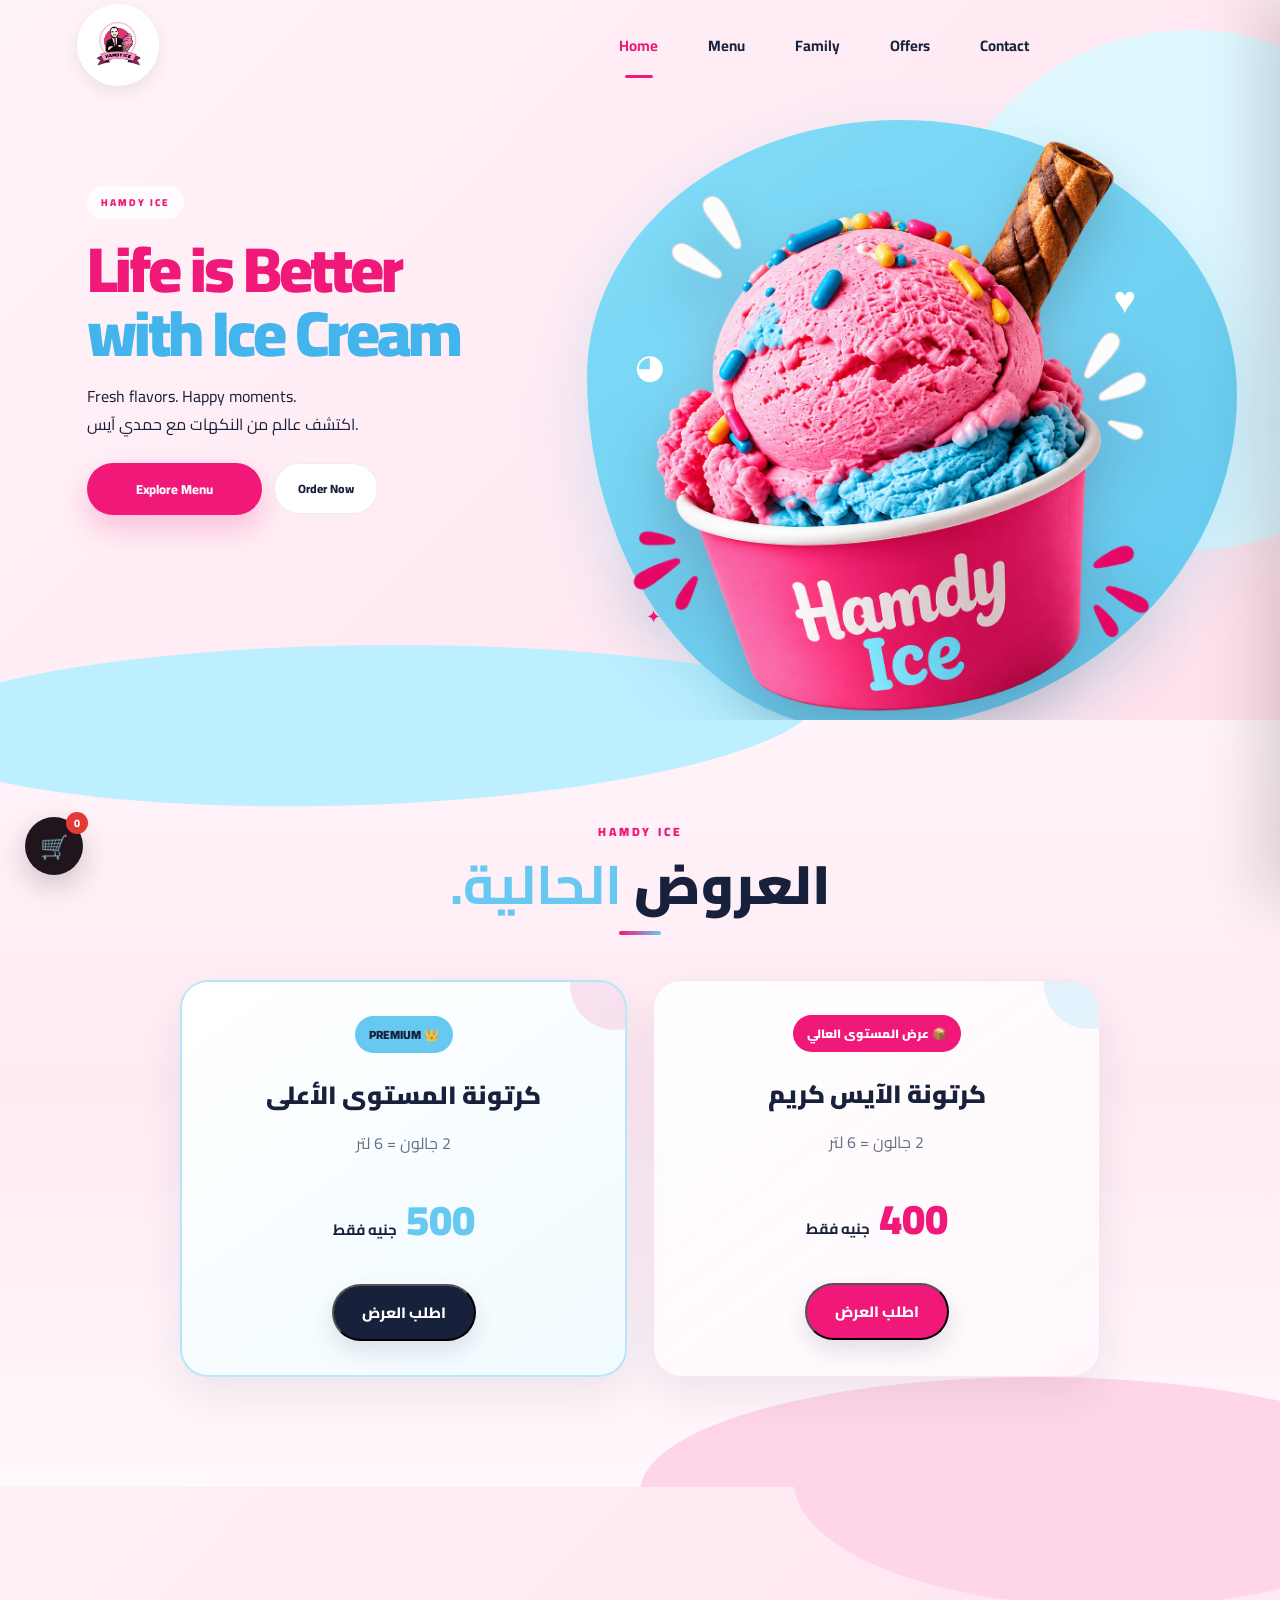
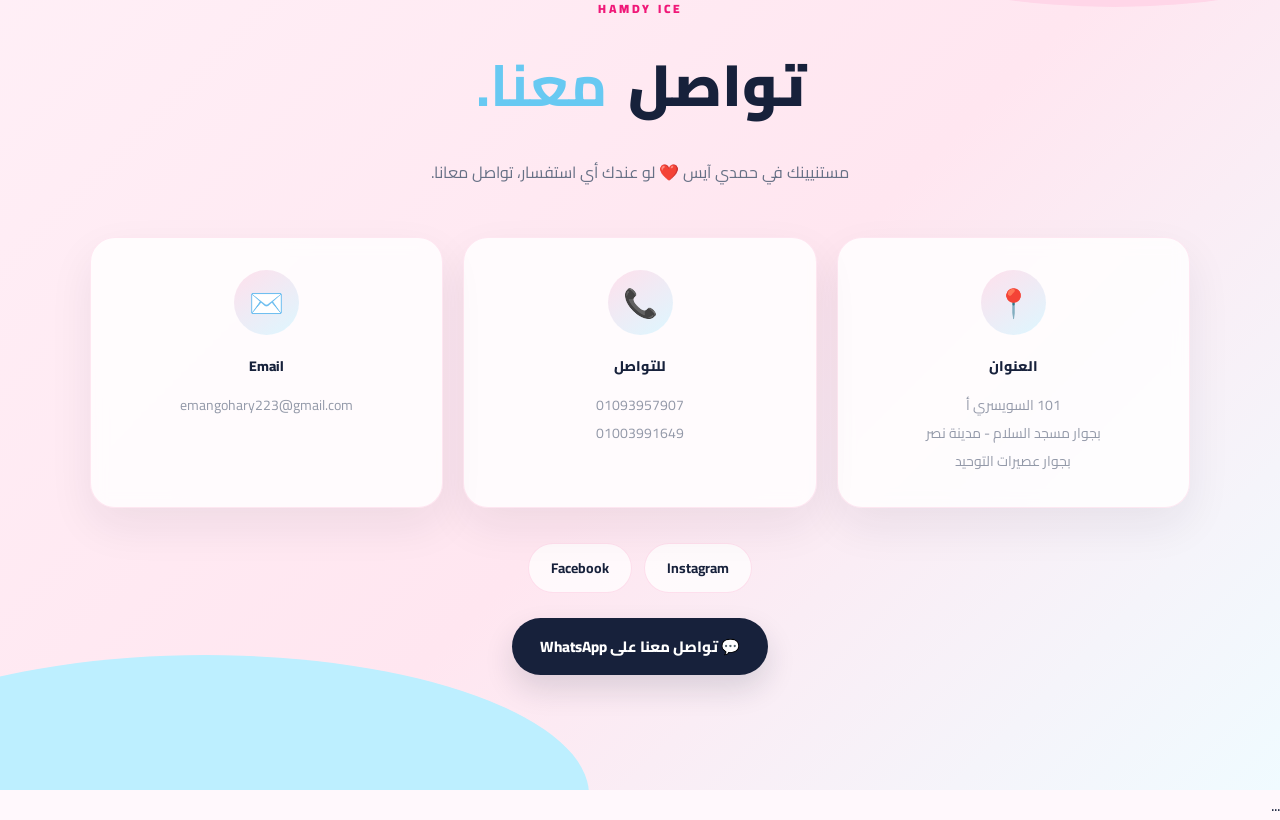
<file: index.html>
<!DOCTYPE html>
<html lang="ar" dir="rtl">

<head>

    <meta charset="UTF-8">

    <meta name="viewport" content="width=device-width, initial-scale=1.0">

<title>Hamdy Ice | آيس كريم حمدي - طعم الأصالة وجودة بتتدوقها</title> 
    <link rel="preconnect" href="https://fonts.googleapis.com">

    <link rel="preconnect" href="https://fonts.gstatic.com" crossorigin>

    <link
        href="https://fonts.googleapis.com/css2?family=Cairo:wght@400;500;600;700;800;900&family=Pacifico&display=swap"
        rel="stylesheet"
    >
<link rel="stylesheet" href="style.css">

</head>


<body>

<header class="navbar">

    <!-- LOGO -->
    <a href="#home" class="logo">
        <img src="images/logo.png" alt="Hamdy Ice Logo">
    </a>

    <!-- NAVIGATION -->
    <nav class="nav-links">

        <a href="#home" class="nav-link active">
            Home
        </a>

        <a href="./pages/menu.html" class="nav-link">
            Menu
        </a>

        <a href="./pages/family.html" class="nav-link">
            Family
        </a>

        <a href="#offers" class="nav-link">
            Offers
        </a>

        <a href="#contact" class="nav-link">
            Contact
        </a>

    </nav>

   

</header>


<!-- =========================
     HERO
========================= -->

<section class="hero" id="home">

    <!-- TEXT -->
    <div class="hero-content">

        <span class="hero-tag">
            HAMDY ICE
        </span>

        <h1>
            Life is Better
            <br>
            <span>with Ice Cream</span>
        </h1>

        <p>
            Fresh flavors. Happy moments.
            <br>
            اكتشف عالم من النكهات مع حمدي آيس.
        </p>

        <div class="hero-buttons">

            <a href="./pages/menu.html" class="btn-primary">
                Explore Menu
            </a>

            <a href="./pages/family.html" class="btn-secondary">
                Order Now
            </a>

        </div>

    </div>


    <!-- ICE CREAM VISUAL -->
    <div class="hero-visual">

        <!-- BLUE SHAPE -->
        <div class="hero-blue-shape"></div>

        <!-- ICE CREAM -->
        <div class="hero-product">

            <img
                src="images/hero/ice-cream.png"
                alt="Hamdy Ice Cream"
            >

        </div>

        <!-- DECORATIONS -->
        <span class="hero-spark spark-1">◕</span>
        <span class="hero-spark spark-2">♥</span>
        <span class="hero-spark spark-3">✦</span>

    </div>

</section>

<!-- =========================
     OFFERS
========================= -->

<section class="offers" id="offers">

    <div class="offers-content">

        <span class="section-tag">
            HAMDY ICE
        </span>

        <h2>
            العروض
            <strong>الحالية.</strong>
        </h2>

        <div class="offers-grid">

            <div class="offer-card">
                <span class="offer-badge">📦 عرض المستوى العالي</span>

                <h3>
                    كرتونة الآيس كريم
                </h3>

                <p>
                    2 جالون = 6 لتر
                </p>

                <div class="offer-price">
                    400 <small>جنيه فقط</small>
                </div>

                <button class="offer-btn" data-offer-type="basic" data-offer-price="400">
    اطلب العرض
</button>
            </div>


            <div class="offer-card premium-offer">
                <span class="offer-badge">👑 PREMIUM</span>

                <h3>
                    كرتونة المستوى الأعلى
                </h3>

                <p>
                    2 جالون = 6 لتر
                </p>

                <div class="offer-price">
                    500 <small>جنيه فقط</small>
                </div>

                <button class="offer-btn" data-offer-type="premium" data-offer-price="500">
    اطلب العرض
</button>
            </div>

        </div>

    </div>

</section>
<!-- =========================
     CONTACT
========================= -->

<section class="contact" id="contact">

    <div class="contact-content">

        <span class="section-tag">
            HAMDY ICE
        </span>

        <h2>
            تواصل
            <strong>معنا.</strong>
        </h2>

        <p class="contact-intro">
            مستنيينك في حمدي آيس ❤️
            لو عندك أي استفسار، تواصل معانا.
        </p>


        <div class="contact-grid">


            <!-- ADDRESS -->

            <div class="contact-card">

                <div class="contact-icon">
                    📍
                </div>

                <span>
                    العنوان
                </span>

                <p>
                    101 السويسري أ
                    <br>
                    بجوار مسجد السلام - مدينة نصر
                    <br>
                    بجوار عصيرات التوحيد
                </p>

            </div>


            <!-- PHONE -->

            <div class="contact-card">

                <div class="contact-icon">
                    📞
                </div>

                <span>
                    للتواصل
                </span>

                <p>
                    <a href="tel:01093957907">
                        01093957907
                    </a>

                    <br>

                    <a href="tel:01003991649">
                        01003991649
                    </a>
                </p>

            </div>


            <!-- EMAIL -->

            <div class="contact-card">

                <div class="contact-icon">
                    ✉️
                </div>

                <span>
                    Email
                </span>

                <p>
                    <a href="mailto:emangohary223@gmail.com">
                        emangohary223@gmail.com
                    </a>
                </p>

            </div>


        </div>


        <!-- SOCIAL -->

        <div class="contact-social">

            <a
                href="https://www.instagram.com/h.i.c_eg"
                target="_blank"
                rel="noopener noreferrer">

                Instagram
            </a>

            <a
                href="https://www.facebook.com/profile.php?id=100076373982253"
                target="_blank"
                rel="noopener noreferrer">

                Facebook
            </a>

        </div>


        <!-- WHATSAPP -->

        <a
            href="https://wa.me/201093957907"
            target="_blank"
            rel="noopener noreferrer"
            class="contact-whatsapp">

            💬 تواصل معنا على WhatsApp

        </a>

    </div>

</section>
<!-- =========================
     OFFER FLAVOR MODAL
========================= -->

<div class="flavor-modal" id="offerFlavorModal">

    <div class="flavor-modal-content">

        <button
            class="close-flavor-modal"
            id="closeOfferFlavorModal"
            type="button">
            ×
        </button>

        <span class="modal-label">
            HAMDY ICE
        </span>

        <h2>
            اختار نكهتك
        </h2>

        <p id="offerFlavorDescription">
            اختار النكهة المفضلة للعرض
        </p>

        <div
            class="flavor-selection"
            id="offerFlavorSelection">
        </div>

    </div>

</div>


<!-- =========================
     OFFER CART
========================= -->

<div
    class="cart-overlay"
    id="offerCartOverlay">
</div>

<aside
    class="cart-panel"
    id="offerCartPanel">

    <div class="cart-header">

        <div>

            <span class="cart-kicker">
                YOUR ORDER
            </span>

            <h2>
                🛒 سلة الطلب
            </h2>

        </div>

        <button
            type="button"
            class="cart-close-btn"
            id="offerCartCloseBtn">
            ×
        </button>

    </div>


    <div
        class="cart-items"
        id="offerCartItems">

        <div class="cart-empty">

            <div class="cart-empty-icon">
                🛒
            </div>

            <h3>
                السلة فارغة
            </h3>

            <p>
                اختار العرض والنكهة لإضافة طلبك هنا.
            </p>

        </div>

    </div>


    <div class="cart-footer">

        <div class="cart-customer-info">

            <div class="cart-form-group">

                <label for="offerCustomerName">
                    الاسم
                </label>

                <input
                    type="text"
                    id="offerCustomerName"
                    placeholder="اكتب اسمك">

            </div>


            <div class="cart-form-group">

                <label for="offerCustomerPhone">
                    رقم الموبايل
                </label>

                <input
                    type="tel"
                    id="offerCustomerPhone"
                    placeholder="01xxxxxxxxx">

            </div>


            <div class="cart-form-group">

                <label for="offerCustomerAddress">
                    العنوان
                </label>

                <textarea
                    id="offerCustomerAddress"
                    rows="3"
                    placeholder="اكتب عنوان التوصيل بالتفصيل"></textarea>

            </div>


            <div class="cart-form-group">

                <label for="offerCustomerNotes">
                    ملاحظات
                    <span>(اختياري)</span>
                </label>

                <textarea
                    id="offerCustomerNotes"
                    rows="3"
                    placeholder="أي ملاحظات على الطلب..."></textarea>

            </div>

        </div>


        <button
            type="button"
            class="confirm-customer-btn"
            id="offerConfirmCustomerBtn">

            ✓ تأكيد البيانات

        </button>


        <div
            class="customer-confirmed-message"
            id="offerCustomerConfirmedMessage">

            ✓ تم تأكيد بيانات التوصيل

        </div>


        <div class="cart-total-row">

            <span>
                الإجمالي
            </span>

            <strong id="offerCartTotal">

                0

                <small>
                    EGP
                </small>

            </strong>

        </div>


        <button
            type="button"
            class="whatsapp-order-btn"
            id="offerWhatsappOrderBtn"
            disabled>

            إرسال الطلب عبر WhatsApp

        </button>

    </div>

</aside>


<!-- =========================
     FLOATING CART
========================= -->

<button
    type="button"
    class="floating-cart-btn"
    id="offerFloatingCartBtn">

    🛒

    <span
        class="cart-count"
        id="offerCartCount">
        0
    </span>

</button>
<footer>
    ...
</footer>

<script src="./js/main.js"></script>

</body>
</html>
</file>
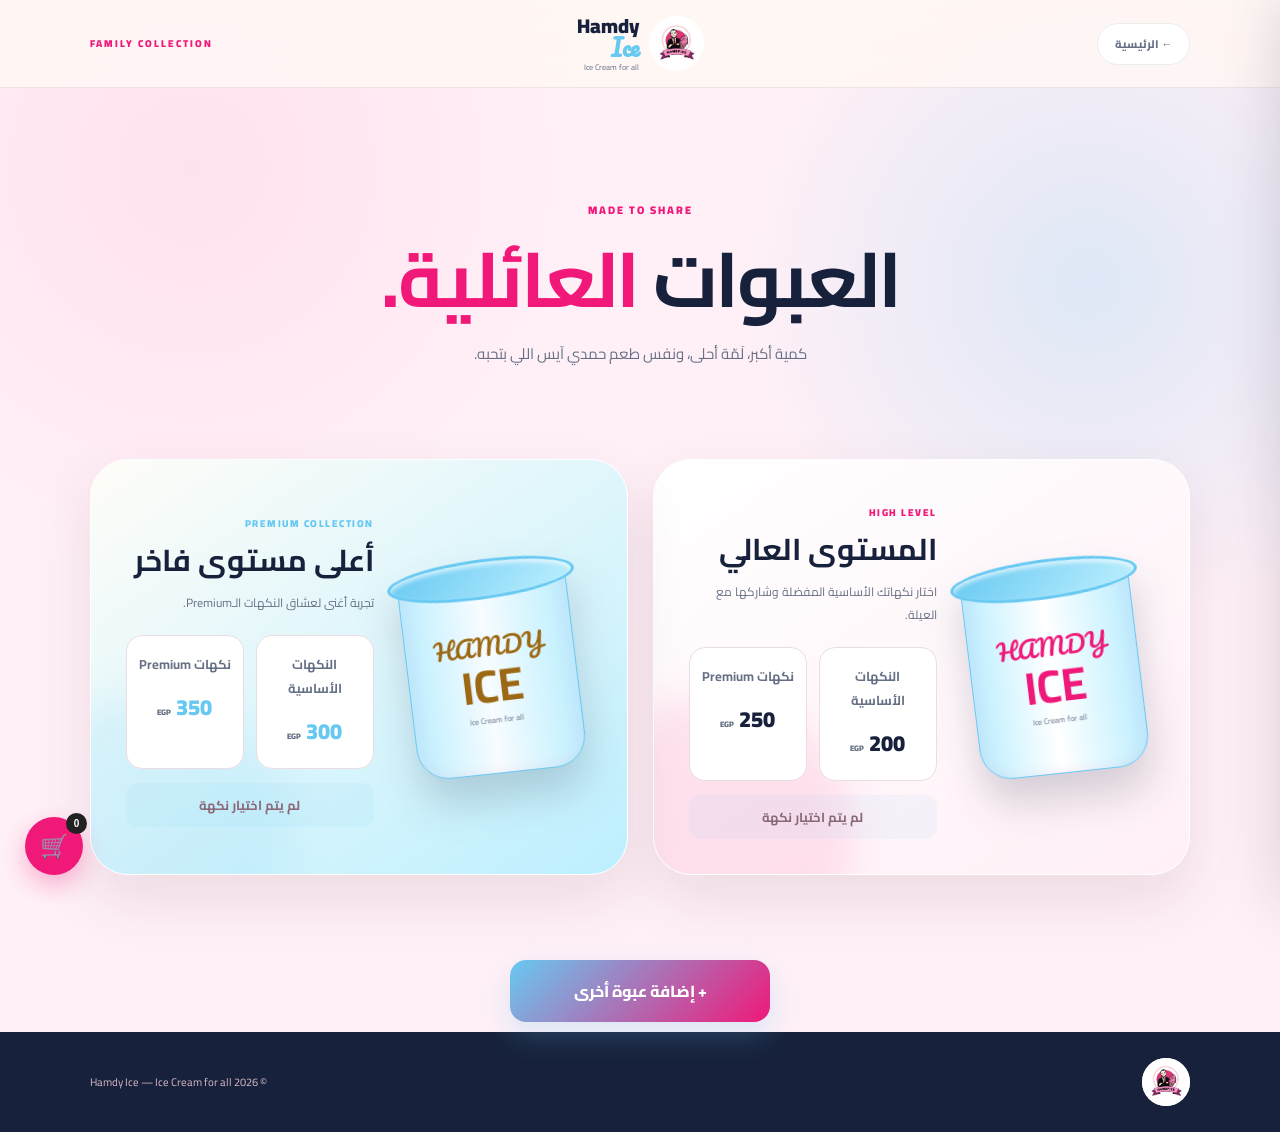
<file: pages/family.html>
<!DOCTYPE html>
<html lang="ar" dir="rtl">

<head>

    <meta charset="UTF-8">

    <meta name="viewport" content="width=device-width, initial-scale=1.0">

    <title>Family Packs | Hamdy Ice</title>


    <!-- Google Fonts -->

    <link rel="preconnect" href="https://fonts.googleapis.com">

    <link rel="preconnect"
        href="https://fonts.gstatic.com"
        crossorigin>

    <link
        href="https://fonts.googleapis.com/css2?family=Cairo:wght@400;500;600;700;800;900&family=Pacifico&display=swap"
        rel="stylesheet">


    <!-- Family CSS -->

    <link rel="stylesheet" href="../family.css">

</head>


<body>


    <!-- ==========================================
         HEADER
    ========================================== -->

    <header class="family-header">

        <a
            href="../index.html"
            class="back-home">

            ← الرئيسية

        </a>


        <a
            href="../index.html"
            class="family-logo">

            <img
                src="../images/logo.png"
                alt="Hamdy Ice">

            <div class="family-logo-text">

                <span>Hamdy</span>

                <strong>Ice</strong>

                <small>
                    Ice Cream for all
                </small>

            </div>

        </a>


        <span class="family-label">
            FAMILY COLLECTION
        </span>

    </header>



    <!-- ==========================================
         MAIN
    ========================================== -->

    <main>


        <!-- ==========================================
             HERO
        ========================================== -->

        <section class="family-hero">

            <span class="section-tag">
                MADE TO SHARE
            </span>


            <h1>

                العبوات

                <strong>
                    العائلية.
                </strong>

            </h1>


            <p>

                كمية أكبر، لَمّة أحلى،
                ونفس طعم حمدي آيس اللي بتحبه.

            </p>

        </section>



        <!-- ==========================================
             FAMILY PACKAGES
        ========================================== -->

        <section class="family-packages">


            <!-- ==========================================
                 HIGH LEVEL
            ========================================== -->

            <article class="family-card">

                <div class="family-visual">

                    <div class="family-tub">

                        <div class="tub-lid"></div>

                        <div class="tub-body">

                            <span>
                                HAMDY
                            </span>

                            <strong>
                                ICE
                            </strong>

                            <small>
                                Ice Cream for all
                            </small>

                        </div>

                    </div>

                </div>


                <div class="family-info">

                    <span class="pack-label">
                        HIGH LEVEL
                    </span>


                    <h2>
                        المستوى العالي
                    </h2>


                    <p>
                        اختار نكهاتك الأساسية المفضلة
                        وشاركها مع العيلة.
                    </p>


                    <div class="pack-prices">

                        <button
                            type="button"
                            class="pack-price-option"
                            data-flavor-type="basic">

                            <span>
                                النكهات الأساسية
                            </span>

                            <strong>
                                200
                                <small>EGP</small>
                            </strong>

                        </button>


                        <button
                            type="button"
                            class="pack-price-option"
                            data-flavor-type="premium">

                            <span>
                                نكهات Premium
                            </span>

                            <strong>
                                250
                                <small>EGP</small>
                            </strong>

                        </button>

                    </div>


                    <div class="selected-flavor">
                        لم يتم اختيار نكهة
                    </div>

                </div>

            </article>



            <!-- ==========================================
                 PREMIUM COLLECTION
            ========================================== -->

            <article class="family-card premium">

                <div class="family-visual">

                    <div class="family-tub">

                        <div class="tub-lid"></div>

                        <div class="tub-body">

                            <span>
                                HAMDY
                            </span>

                            <strong>
                                ICE
                            </strong>

                            <small>
                                Ice Cream for all
                            </small>

                        </div>

                    </div>

                </div>


                <div class="family-info">

                    <span class="pack-label">
                        PREMIUM COLLECTION
                    </span>


                    <h2>
                        أعلى مستوى فاخر
                    </h2>


                    <p>
                        تجربة أغنى لعشاق النكهات
                        الـPremium.
                    </p>


                    <div class="pack-prices">

                        <button
                            type="button"
                            class="pack-price-option"
                            data-flavor-type="basic">

                            <span>
                                النكهات الأساسية
                            </span>

                            <strong>
                                300
                                <small>EGP</small>
                            </strong>

                        </button>


                        <button
                            type="button"
                            class="pack-price-option"
                            data-flavor-type="premium">

                            <span>
                                نكهات Premium
                            </span>

                            <strong>
                                350
                                <small>EGP</small>
                            </strong>

                        </button>

                    </div>


                    <div class="selected-flavor">
                        لم يتم اختيار نكهة
                    </div>

                </div>

            </article>


        </section>


        <!-- ==========================================
             ADD FAMILY PACK
        ========================================== -->

        <div class="add-family-pack-wrapper">

            <button
                class="add-family-pack-btn"
                type="button">

                + إضافة عبوة أخرى

            </button>

        </div>


    </main>



    <!-- ==========================================
         PACK TYPE MODAL
    ========================================== -->

    <div
        class="pack-type-modal"
        id="packTypeModal">

        <div class="pack-type-modal-content">


            <button
                class="close-pack-type"
                id="closePackType"
                type="button">

                ×

            </button>


            <span class="modal-label">
                HAMDY ICE
            </span>


            <h2>
                اختار نوع العبوة
            </h2>


            <p>
                اختار نوع العبوة والنكهات المتاحة لها
            </p>


            <div class="pack-type-options">


                <!-- HIGH LEVEL BASIC -->

                <button
                    type="button"
                    class="pack-type-option"
                    data-pack-type="high-basic">

                    <strong>
                        HIGH LEVEL
                    </strong>

                    <span>
                        النكهات الأساسية
                    </span>

                    <b>
                        200 EGP
                    </b>

                </button>


                <!-- HIGH LEVEL PREMIUM -->

                <button
                    type="button"
                    class="pack-type-option"
                    data-pack-type="high-premium">

                    <strong>
                        HIGH LEVEL
                    </strong>

                    <span>
                        نكهات Premium
                    </span>

                    <b>
                        250 EGP
                    </b>

                </button>


                <!-- PREMIUM COLLECTION BASIC -->

                <button
                    type="button"
                    class="pack-type-option"
                    data-pack-type="premium-basic">

                    <strong>
                        PREMIUM COLLECTION
                    </strong>

                    <span>
                        النكهات الأساسية
                    </span>

                    <b>
                        300 EGP
                    </b>

                </button>


                <!-- PREMIUM COLLECTION PREMIUM -->

                <button
                    type="button"
                    class="pack-type-option"
                    data-pack-type="premium-premium">

                    <strong>
                        PREMIUM COLLECTION
                    </strong>

                    <span>
                        نكهات Premium
                    </span>

                    <b>
                        350 EGP
                    </b>

                </button>


            </div>

        </div>

    </div>



    <!-- ==========================================
         FLAVOR MODAL
    ========================================== -->

    <div
        class="flavor-modal"
        id="flavorModal">

        <div class="flavor-modal-content">


            <button
                class="close-flavor-modal"
                id="closeFlavorModal"
                type="button">

                ×

            </button>


            <span class="modal-label">
                HAMDY ICE
            </span>


            <h2>
                اختار نكهتك
            </h2>


            <div class="flavor-selection"></div>


        </div>

    </div>



    <!-- ==========================================
         CART OVERLAY
    ========================================== -->

    <div
        class="cart-overlay"
        id="cartOverlay">
    </div>



    <!-- ==========================================
         CART PANEL
    ========================================== -->

    <aside
        class="cart-panel"
        id="cartPanel">


        <!-- CART HEADER -->

        <div class="cart-header">

            <div>

                <span class="cart-kicker">
                    YOUR ORDER
                </span>

                <h2>
                    🛒 سلة الطلب
                </h2>

            </div>


            <button
                type="button"
                class="cart-close-btn"
                id="cartCloseBtn">

                ×

            </button>

        </div>



        <!-- CART ITEMS -->

        <div
            class="cart-items"
            id="cartItems">


            <div class="cart-empty">

                <div class="cart-empty-icon">
                    🛒
                </div>


                <h3>
                    السلة فارغة
                </h3>


                <p>
                    اختار العبوات والنكهات
                    لإضافة طلبك هنا.
                </p>

            </div>


        </div>



        <!-- CART FOOTER -->

        <div class="cart-footer">

<div class="cart-customer-info">

    <div class="cart-form-group">
        <label for="customerName">الاسم</label>
        <input
            type="text"
            id="customerName"
            placeholder="اكتب اسمك"
        >
    </div>

    <div class="cart-form-group">
        <label for="customerPhone">رقم الموبايل</label>
        <input
            type="tel"
            id="customerPhone"
            placeholder="01xxxxxxxxx"
        >
    </div>

    <div class="cart-form-group">
        <label for="customerAddress">العنوان</label>
        <textarea
            id="customerAddress"
            rows="3"
            placeholder="اكتب عنوان التوصيل بالتفصيل"
        ></textarea>
    </div>

    <div class="cart-form-group">
        <label for="customerNotes">ملاحظات <span>(اختياري)</span></label>
        <textarea
            id="customerNotes"
            rows="3"
            placeholder="أي ملاحظات على الطلب..."
        ></textarea>
    </div>

</div>
<button
        type="button"
        class="confirm-customer-btn"
        id="confirmCustomerBtn"
    >
        ✓ تأكيد البيانات
    </button>

    <div
        class="customer-confirmed-message"
        id="customerConfirmedMessage"
    >
        ✓ تم تأكيد بيانات التوصيل
    </div>
            <div class="cart-total-row">

                <span>
                    الإجمالي
                </span>


                <strong id="cartTotal">

                    0

                    <small>
                        EGP
                    </small>

                </strong>

            </div>


            <button
                type="button"
                class="whatsapp-order-btn"
                id="whatsappOrderBtn"
                disabled>

                إرسال الطلب عبر WhatsApp

            </button>


        </div>


    </aside>



    <!-- ==========================================
         FLOATING CART BUTTON
    ========================================== -->

    <button
        type="button"
        class="floating-cart-btn"
        id="floatingCartBtn">

        🛒

        <span
            class="cart-count"
            id="cartCount">

            0

        </span>

    </button>



    <!-- ==========================================
         FOOTER
    ========================================== -->

    <footer class="family-footer">

        <img
            src="../images/logo.png"
            alt="Hamdy Ice">


        <p>
            © 2026 Hamdy Ice — Ice Cream for all
        </p>

    </footer>



    <!-- ==========================================
         JAVASCRIPT
    ========================================== -->

    <script src="../js/family.js"></script>


</body>

</html>
</file>
<file: style.css>
/* =========================
   RESET
========================= */

* {
    margin: 0;
    padding: 0;
    box-sizing: border-box;
}

html {
    scroll-behavior: smooth;
}

body {
    font-family: "Cairo", sans-serif;
    background: #fff8f4;
    color: #321d29;
}

a {
    text-decoration: none;
    color: inherit;
}

button {
    font-family: inherit;
    cursor: pointer;
}



/* LOGO */

.logo {
    display: flex;
    align-items: center;
    gap: 10px;
}

.logo img {
    width: 52px;
    height: 52px;

    object-fit: contain;

    border-radius: 50%;
}

.logo-text {
    display: flex;
    flex-direction: column;

    line-height: 1;
}

.logo-text .hamdy {
    font-size: 20px;
    font-weight: 900;
}

.logo-text .ice {
    font-family: "Pacifico", cursive;
    font-size: 21px;
    color: var(--pink);
}

.logo-text small {
    margin-top: 5px;

    font-size: 8px;

    color: #8d6878;
}




/* =========================
   MENU SECTION
========================= */

.menu-section {
    padding: 110px 7%;

    background: #ffffff;
}


/* عنوان القسم */

.section-title {
    text-align: center;

    max-width: 650px;

    margin: 0 auto 45px;
}

.section-title > span {
    display: block;

    margin-bottom: 10px;

    color: var(--pink);

    font-size: 11px;

    font-weight: 900;

    letter-spacing: 2px;
}

.section-title h2 {
    font-size: clamp(38px, 5vw, 60px);

    line-height: 1.2;

    color: var(--dark);
}

.section-title h2 em {
    font-style: normal;

    color: var(--pink);
}

.section-title p {
    margin-top: 12px;

    color: #896b78;

    font-size: 14px;
}


/* =========================
   CATEGORIES
========================= */

.categories {
    display: flex;

    justify-content: center;

    align-items: center;

    flex-wrap: wrap;

    gap: 10px;

    margin-bottom: 45px;
}

.categories button {
    padding: 10px 18px;

    border: 1px solid #eadde2;

    border-radius: 999px;

    background: #fff8f4;

    color: #765565;

    font-size: 12px;

    font-weight: 700;

    transition: 0.3s ease;
}

.categories button:hover,
.categories button.active {
    background: var(--pink);

    border-color: var(--pink);

    color: white;

    box-shadow:
        0 10px 25px rgba(239, 77, 140, 0.22);

    transform: translateY(-2px);
}










/* =========================
   HERO CONTENT
========================= */

.hero-content {
    max-width: 620px;
}


.hero-tag {
    display: inline-block;

    padding: 8px 15px;

    border-radius: 50px;

    background: rgba(239, 77, 140, 0.1);

    color: var(--pink);

    font-size: 11px;

    font-weight: 900;

    letter-spacing: 1.5px;
}


/* =========================
   HERO TITLE
========================= */

.hero h1 {
    margin-top: 22px;
    margin-bottom: 20px;

    font-size: clamp(48px, 6vw, 82px);

    line-height: 1.1;

    color: var(--dark);

    letter-spacing: -2px;
}


.hero h1 span {
    color: var(--pink);
}


/* =========================
   HERO TEXT
========================= */

.hero-content > p {
    max-width: 520px;

    margin-bottom: 30px;

    color: #795665;

    font-size: 16px;

    line-height: 2;
}


/* =========================
   HERO BUTTONS
========================= */

.hero-buttons {
    display: flex;

    align-items: center;

    gap: 12px;
}


.btn-primary {
    display: flex;

    align-items: center;

    gap: 10px;

    padding: 14px 23px;

    border-radius: 50px;

    background:
        linear-gradient(
            135deg,
            var(--pink),
            var(--dark-pink)
        );

    color: white;

    font-size: 12px;

    font-weight: 800;

    box-shadow:
        0 12px 30px rgba(239, 77, 140, 0.25);

    transition: 0.3s ease;
}


.btn-primary:hover {
    transform: translateY(-3px);

    box-shadow:
        0 18px 35px rgba(239, 77, 140, 0.35);
}


.btn-secondary {
    padding: 13px 21px;

    border-radius: 50px;

    background: white;

    border: 1px solid #eadde2;

    color: #684858;

    font-size: 12px;

    font-weight: 800;

    transition: 0.3s ease;
}


.btn-secondary:hover {
    border-color: var(--pink);

    color: var(--pink);
}


/* =========================
   HERO FEATURES
========================= */

.hero-features {
    display: flex;

    gap: 12px;

    margin-top: 38px;
}


.hero-features div {
    display: flex;

    align-items: center;

    gap: 7px;

    padding: 9px 13px;

    border-radius: 50px;

    background: rgba(255, 255, 255, 0.8);

    border: 1px solid rgba(239, 77, 140, 0.1);

    box-shadow:
        0 8px 20px rgba(70, 25, 45, 0.05);

    color: #795665;

    font-size: 10px;
}


.hero-features strong {
    color: var(--pink);

    font-size: 11px;
}


/* =========================
   HERO VISUAL
========================= */

.hero-visual {
    min-height: 600px;

    position: relative;

    display: flex;

    align-items: center;

    justify-content: center;

    overflow: hidden;

    border-radius:
        48% 52% 42% 58%
        /
        50% 42% 58% 50%;

    background:
        radial-gradient(
            circle,
            #ffffff 0%,
            #ffe5ef 50%,
            #ffd3e2 100%
        );

    box-shadow:
        inset 0 0 80px rgba(255, 255, 255, 0.9),

        0 30px 70px rgba(110, 35, 70, 0.12);
}


/* =========================
   BADGE
========================= */

.hero-badge {
    position: absolute;

    top: 35px;

    right: 35px;

    padding: 10px 16px;

    border-radius: 50px;

    background: white;

    color: #805268;

    font-size: 10px;

    font-weight: 800;

    box-shadow:
        0 15px 35px rgba(80, 20, 50, 0.1);
}


/* =========================
   ICE CREAM PLACEHOLDER
========================= */

.ice-cream-placeholder {
    font-size: 210px;

    filter:
        drop-shadow(
            0 30px 25px
            rgba(70, 25, 40, 0.2)
        );

    animation:
        floatingIceCream
        4s
        ease-in-out
        infinite;
}


@keyframes floatingIceCream {

    0% {
        transform:
            translateY(0)
            rotate(-4deg);
    }

    50% {
        transform:
            translateY(-18px)
            rotate(4deg);
    }

    100% {
        transform:
            translateY(0)
            rotate(-4deg);
    }

}


/* =========================
   VISUAL CAPTION
========================= */

.visual-caption {
    position: absolute;

    bottom: 35px;

    left: 40px;

    display: flex;

    flex-direction: column;
}


.visual-caption span {
    font-family: "Pacifico", cursive;

    color: var(--pink);

    font-size: 24px;
}


.visual-caption strong {
    margin-top: 3px;

    color: #6c4b5b;

    font-size: 10px;

    letter-spacing: 1px;
}

/* =========================
   HERO RESPONSIVE
========================= */

@media (max-width: 900px) {

    .hero {
        grid-template-columns: 1fr;
        text-align: center;
        padding: 60px 5%;
    }

    .hero-content {
        max-width: 100%;
    }

    .hero-content > p {
        margin-left: auto;
        margin-right: auto;
    }

    .hero-buttons {
        justify-content: center;
    }

    .hero-features {
        justify-content: center;
        flex-wrap: wrap;
    }

    .hero-visual {
        min-height: 500px;
        width: 100%;
    }
}


@media (max-width: 600px) {

    .hero {
        padding: 45px 20px;
    }

    .hero h1 {
        font-size: 45px;
        letter-spacing: -1px;
    }

    .hero-content > p {
        font-size: 14px;
    }

    .hero-buttons {
        flex-direction: column;
    }

    .btn-primary,
    .btn-secondary {
        width: 100%;
        justify-content: center;
        text-align: center;
    }

    .hero-visual {
        min-height: 400px;
    }

    .ice-cream-placeholder {
        font-size: 150px;
    }

}
/* =========================
   HERO IMAGE
========================= */

.ice-cream-placeholder {
    width: 100%;
    max-width: 620px;
    height: 620px;

    display: flex;
    align-items: center;
    justify-content: center;

    animation: floatingIceCream 4s ease-in-out infinite;
}

.ice-cream-placeholder img {
    width: 100%;
    height: 100%;

    object-fit: contain;

    filter: drop-shadow(
        0 30px 35px rgba(80, 20, 50, 0.22)
    );
}


/* =========================
   HERO TITLE FIX
========================= */

.hero h1 {
    color: #351d2b;
}

.hero h1 span {
    color: #e7357d;
}


/* =========================
   MOBILE
========================= */

@media (max-width: 900px) {

    .ice-cream-placeholder {
        width: 90%;
        max-width: 500px;
        height: 500px;
    }

}

@media (max-width: 600px) {

    .ice-cream-placeholder {
        width: 100%;
        height: 400px;
    }

}

/* =========================
   PREMIUM 3D PRODUCT
========================= */



/* GLOW */

.product-glow {
    position: absolute;

    width: 430px;
    height: 430px;

    border-radius: 50%;

    background:
        radial-gradient(
            circle,
            rgba(255, 79, 145, 0.35),
            rgba(255, 190, 215, 0.18) 45%,
            transparent 70%
        );

    filter: blur(20px);

    transform: translateZ(-100px);

    animation: glowPulse 4s ease-in-out infinite;
}


@keyframes glowPulse {

    0%, 100% {
        transform:
            translateZ(-100px)
            scale(0.95);
        opacity: 0.7;
    }

    50% {
        transform:
            translateZ(-100px)
            scale(1.08);
        opacity: 1;
    }

}


/* PRODUCT */

.product-card {
    position: relative;

    width: 500px;
    height: 500px;

    display: flex;
    align-items: center;
    justify-content: center;

    transform-style: preserve-3d;

    transition:
        transform 0.15s ease-out;

    will-change: transform;

    z-index: 3;
}


.product-card img {
    width: 100%;
    height: 100%;

    object-fit: contain;

    display: block;

    transform:
        translateZ(40px);

    filter:
        drop-shadow(
            0 35px 25px
            rgba(55, 15, 35, 0.25)
        );

    animation:
        productFloat
        5s
        ease-in-out
        infinite;
}


@keyframes productFloat {

    0%, 100% {
        transform:
            translateZ(40px)
            translateY(0);
    }

    50% {
        transform:
            translateZ(70px)
            translateY(-14px);
    }

}


/* FLOOR SHADOW */

.product-shadow {
    position: absolute;

    bottom: 35px;

    width: 300px;
    height: 45px;

    background:
        radial-gradient(
            ellipse,
            rgba(55, 15, 35, 0.25),
            transparent 70%
        );

    filter: blur(10px);

    transform:
        translateZ(-80px);

    animation: shadowFloat 5s ease-in-out infinite;
}


@keyframes shadowFloat {

    0%, 100% {
        transform:
            translateZ(-80px)
            scale(1);
        opacity: 0.7;
    }

    50% {
        transform:
            translateZ(-80px)
            scale(0.8);
        opacity: 0.35;
    }

}


/* BADGE */

.hero-badge {
    z-index: 10;

    top: 45px;
    right: 35px;

    transform: translateZ(120px);
}


/* CAPTION */

.visual-caption {
    z-index: 10;

    bottom: 25px;
    left: 40px;

    transform: translateZ(100px);
}


/* MOBILE */

@media (max-width: 900px) {

    .hero-visual {
        min-height: 560px;
    }

    .product-stage {
        width: 500px;
        height: 500px;
    }

    .product-card {
        width: 450px;
        height: 450px;
    }

}


@media (max-width: 600px) {

    .hero-visual {
        min-height: 450px;
    }

    .product-stage {
        width: 390px;
        height: 390px;
    }

    .product-card {
        width: 350px;
        height: 350px;
    }

}
/* =========================
   CLEAN PREMIUM HERO
========================= */

.hero-visual {
    position: relative;
    min-height: 650px;

    display: flex;
    align-items: center;
    justify-content: center;

    background: transparent !important;
    border: none !important;
    box-shadow: none !important;

    overflow: visible;
}


.hero-product {
    width: 460px;
height: 460px;

    display: flex;
    align-items: center;
    justify-content: center;

    position: relative;

    transform-style: preserve-3d;


}

.hero-product img {
    width: 100%;
    height: 100%;
    object-fit: contain;
    display: block;
    border-radius: 32px;

    filter:
        drop-shadow(
            0 25px 25px
            rgba(70, 20, 45, 0.18)
        )
        drop-shadow(
            0 5px 10px
            rgba(239, 77, 140, 0.08)
        );

    pointer-events: none;
}

@keyframes imageFloat {

    0%,
    100% {
        transform: translateY(0);
    }

    50% {
        transform: translateY(-14px);
    }
}

/* MOBILE */

@media (max-width: 900px) {

    .hero-visual {
        min-height: 520px;
    }

    .hero-product {
        width: 500px;
        height: 500px;
    }

}

@media (max-width: 600px) {

    .hero-visual {
        min-height: 420px;
    }

    .hero-product {
        width: 390px;
        height: 390px;
    }

}
/* =========================
   HERO PRODUCT FINAL
========================= */

.hero-visual {
    position: relative;
    min-height: 620px;

    display: flex;
    align-items: center;
    justify-content: center;

    background: transparent;
    overflow: visible;
}

/* =========================
   HERO 3D PRODUCT
========================= */

.hero-product {
    width: 460px;
    height: 460px;

    display: flex;
    align-items: center;
    justify-content: center;

    position: relative;

    transform-style: preserve-3d;

    transition: transform 0.18s ease-out;
}


.hero-product-image {
    width: 100%;
    height: 100%;

    display: flex;
    align-items: center;
    justify-content: center;

    
}


.hero-product-image img {
    width: 100%;
    height: 100%;

    object-fit: contain;

    display: block;

    pointer-events: none;

    filter:
        drop-shadow(
            0 28px 30px rgba(70, 20, 45, 0.20)
        );
}



/* Glow خلف المنتج */

.hero-product::before {
    content: "";

    position: absolute;

    width: 430px;
    height: 430px;

    border-radius: 50%;

    background:
        radial-gradient(
            circle,
            rgba(255, 101, 160, 0.22),
            rgba(255, 220, 235, 0.12) 45%,
            transparent 72%
        );

    filter: blur(30px);

    z-index: -1;
}


/* Floating Animation */

@keyframes heroProductFloat {

    0%,
    100% {
        transform: translateY(0);
    }

    50% {
        transform: translateY(-14px);
    }

}


/* =========================
   MOBILE
========================= */

@media (max-width: 900px) {

    .hero-product {
        width: 520px;
        height: 520px;
    }

}

@media (max-width: 600px) {

    .hero-product {
        width: 390px;
        height: 390px;
    }

}
/* =========================
   FLOATING DECORATIONS
========================= */

.hero-visual {
    position: relative;
}


/* الشكل الأساسي */

.floating-decoration {
    position: absolute;

    z-index: 2;

    pointer-events: none;

    user-select: none;

    will-change: transform;
}


/* Mango */

.deco-1 {
    top: 15%;
    left: 8%;

    font-size: 42px;

    animation:
        decoFloat1
        5s
        ease-in-out
        infinite;
}


/* Strawberry */

.deco-2 {
    top: 55%;
    right: 6%;

    font-size: 38px;

    animation:
        decoFloat2
        6s
        ease-in-out
        infinite;
}


/* Chocolate */

.deco-3 {
    bottom: 15%;
    left: 12%;

    font-size: 34px;

    animation:
        decoFloat3
        5.5s
        ease-in-out
        infinite;
}


/* Sparkle */

.deco-4 {
    top: 30%;
    right: 14%;

    font-size: 28px;

    animation:
        sparkleFloat
        3s
        ease-in-out
        infinite;
}


/* دائرة ضوء */

.deco-5 {
    width: 90px;
    height: 90px;

    top: 12%;
    right: 28%;

    border-radius: 50%;

    background:
        radial-gradient(
            circle,
            rgba(255, 120, 175, 0.3),
            transparent 70%
        );

    filter: blur(4px);

    animation:
        softGlow
        4s
        ease-in-out
        infinite;
}


/* =========================
   ANIMATIONS
========================= */

@keyframes decoFloat1 {

    0%,
    100% {
        transform:
            translate3d(0, 0, 0)
            rotate(0deg);
    }

    50% {
        transform:
            translate3d(0, -18px, 30px)
            rotate(10deg);
    }

}


@keyframes decoFloat2 {

    0%,
    100% {
        transform:
            translate3d(0, 0, 0)
            rotate(0deg);
    }

    50% {
        transform:
            translate3d(8px, -22px, 20px)
            rotate(-12deg);
    }

}


@keyframes decoFloat3 {

    0%,
    100% {
        transform:
            translate3d(0, 0, 0)
            rotate(0deg);
    }

    50% {
        transform:
            translate3d(-10px, -16px, 25px)
            rotate(8deg);
    }

}


@keyframes sparkleFloat {

    0%,
    100% {
        transform:
            scale(1)
            rotate(0deg);
        opacity: 0.55;
    }

    50% {
        transform:
            scale(1.3)
            rotate(25deg);
        opacity: 1;
    }

}


@keyframes softGlow {

    0%,
    100% {
        transform: scale(0.85);
        opacity: 0.4;
    }

    50% {
        transform: scale(1.15);
        opacity: 0.8;
    }

}


/* =========================
   MOBILE
========================= */

@media (max-width: 600px) {

    .deco-1 {
        font-size: 30px;
        left: 2%;
    }

    .deco-2 {
        font-size: 28px;
        right: 2%;
    }

    .deco-3 {
        font-size: 25px;
    }

    .deco-4 {
        font-size: 22px;
    }

    .deco-5 {
        width: 60px;
        height: 60px;
    }

}
/* =========================
   HERO FLOATING FRUITS
========================= */

.hero-visual {
    position: relative;
    overflow: visible;
}


/* كل العناصر الطايرة */

.fruit {
    position: absolute;

    object-fit: contain;

    pointer-events: none;

    user-select: none;

    z-index: 2;

    transition: transform 0.2s ease-out;

    filter:
        drop-shadow(
            0 12px 10px rgba(60, 20, 40, 0.16)
        );
}


/* فراولة */

.fruit-f {
    width: 65px;

    top: 18%;
    left: 8%;

    animation:
        fruitFloatF
        5s
        ease-in-out
        infinite;
}


/* بيستاشيو */

.fruit-p {
    width: 55px;

    top: 12%;
    right: 11%;

    animation:
        fruitFloatP
        5.5s
        ease-in-out
        infinite;
}


/* لبان */

.fruit-b {
    width: 58px;

    bottom: 22%;
    right: 4%;

    animation:
        fruitFloatB
        6s
        ease-in-out
        infinite;
}


/* مانجا */

.fruit-m {
    width: 78px;

    bottom: 12%;
    left: 7%;

    animation:
        fruitFloatM
        5.8s
        ease-in-out
        infinite;
}


/* =========================
   ANIMATIONS
========================= */

@keyframes fruitFloatF {

    0%,
    100% {
        transform:
            translate3d(0, 0, 0)
            rotate(-8deg);
    }

    50% {
        transform:
            translate3d(8px, -18px, 30px)
            rotate(8deg);
    }

}


@keyframes fruitFloatP {

    0%,
    100% {
        transform:
            translate3d(0, 0, 0)
            rotate(5deg);
    }

    50% {
        transform:
            translate3d(-10px, -15px, 35px)
            rotate(-8deg);
    }

}


@keyframes fruitFloatB {

    0%,
    100% {
        transform:
            translate3d(0, 0, 0)
            rotate(-5deg);
    }

    50% {
        transform:
            translate3d(-8px, -20px, 25px)
            rotate(7deg);
    }

}


@keyframes fruitFloatM {

    0%,
    100% {
        transform:
            translate3d(0, 0, 0)
            rotate(8deg);
    }

    50% {
        transform:
            translate3d(10px, -16px, 30px)
            rotate(-6deg);
    }

}


/* =========================
   MOBILE
========================= */

@media (max-width: 600px) {

    .fruit-f {
        width: 42px;
    }

    .fruit-p {
        width: 38px;
    }

    .fruit-b {
        width: 40px;
    }

    .fruit-m {
        width: 48px;
    }

}
/* =========================
   SCROLL INDICATOR
========================= */

.hero {
    position: relative;
}

.scroll-indicator {
    position: absolute;

    bottom: 35px;
    left: 7%;

    display: flex;
    align-items: center;
    gap: 12px;

    color: #9a7686;

    font-size: 10px;

    font-weight: 700;

    z-index: 5;
}

.scroll-line {
    width: 45px;
    height: 2px;

    position: relative;

    background: rgba(239, 77, 140, 0.18);

    overflow: hidden;
}

.scroll-dot {
    width: 16px;
    height: 2px;

    position: absolute;
    right: 0;
    top: 0;

    background: var(--pink);

    animation: scrollMove 2s ease-in-out infinite;
}

@keyframes scrollMove {

    0% {
        right: 100%;
    }

    50% {
        right: 0;
    }

    100% {
        right: -100%;
    }
}

@media (max-width: 600px) {

    .scroll-indicator {
        display: none;
    }

}
#flavorTypeSelector {
    display: none;
}
/* =========================
   OFFERS CARDS
========================= */

.offers-grid {
    display: grid;
    grid-template-columns: repeat(2, 1fr);
    gap: 28px;
    max-width: 850px;
    margin: 0 auto;
}

.offer-card {
    padding: 38px 30px;
    border: 1px solid rgba(0, 0, 0, 0.08);
    border-radius: 28px;
    background: rgba(255, 255, 255, 0.72);

    box-shadow:
        0 20px 50px rgba(0, 0, 0, 0.07);

    transition:
        transform 0.3s ease,
        box-shadow 0.3s ease;
}

.offer-card:hover {
    transform: translateY(-8px);

    box-shadow:
        0 28px 65px rgba(0, 0, 0, 0.11);
}

.offer-badge {
    display: inline-block;
    margin-bottom: 20px;

    font-size: 15px;
    font-weight: 700;
}

.offer-card h3 {
    margin: 0 0 10px;

    font-size: 25px;
    font-weight: 800;
}

.offer-card p {
    margin: 0 0 22px;

    font-size: 16px;
    opacity: 0.7;
}

.offer-price {
    margin-bottom: 25px;

    font-size: 42px;
    font-weight: 900;
}

.offer-price small {
    font-size: 15px;
    font-weight: 700;
}

.offer-btn {
    display: inline-block;

    padding: 12px 28px;

    border-radius: 14px;

    text-decoration: none;

    font-size: 15px;
    font-weight: 800;

    background: #21151d;
    color: white;

    transition:
        transform 0.2s ease,
        opacity 0.2s ease;
}

.offer-btn:hover {
    transform: translateY(-2px);
    opacity: 0.85;
}

.premium-offer {
    border-width: 2px;
}


/* =========================
   MOBILE
========================= */

@media (max-width: 700px) {

    .offers {
        padding: 80px 20px;
    }

    .offers-grid {
        grid-template-columns: 1fr;
        gap: 20px;
    }

    .offer-card {
        padding: 32px 22px;
        border-radius: 22px;
    }

    .offer-card h3 {
        font-size: 22px;
    }

    .offer-price {
        font-size: 36px;
    }

}
/* =========================
   CONTACT SECTION
========================= */

.contact {
    padding: 110px 6%;
    background: rgba(0, 0, 0, 0.025);
    text-align: center;
}

.contact-content {
    max-width: 1100px;
    margin: 0 auto;
}

.contact .section-tag {
    display: inline-block;
    margin-bottom: 12px;

    font-size: 12px;
    font-weight: 800;
    letter-spacing: 2px;
}

.contact h2 {
    margin: 0 0 18px;

    font-size: clamp(36px, 5vw, 58px);
    font-weight: 800;
}

.contact h2 strong {
    margin-right: 8px;
}

.contact-intro {
    max-width: 600px;
    margin: 0 auto 50px;

    font-size: 16px;
    line-height: 1.9;
    opacity: 0.65;
}


/* =========================
   CONTACT CARDS
========================= */

.contact-grid {
    display: grid;
    grid-template-columns: repeat(3, 1fr);
    gap: 20px;

    margin-bottom: 35px;
}

.contact-card {
    padding: 35px 25px;

    background: rgba(255, 255, 255, 0.8);

    border: 1px solid rgba(0, 0, 0, 0.07);
    border-radius: 25px;

    box-shadow:
        0 15px 40px rgba(0, 0, 0, 0.05);

    transition:
        transform 0.3s ease,
        box-shadow 0.3s ease;
}

.contact-card:hover {
    transform: translateY(-6px);

    box-shadow:
        0 22px 50px rgba(0, 0, 0, 0.09);
}

.contact-icon {
    width: 65px;
    height: 65px;

    margin: 0 auto 18px;

    display: flex;
    align-items: center;
    justify-content: center;

    border-radius: 50%;

    background: rgba(0, 0, 0, 0.05);

    font-size: 28px;
}

.contact-card > span {
    display: block;

    margin-bottom: 12px;

    font-size: 14px;
    font-weight: 800;
}

.contact-card p {
    margin: 0;

    line-height: 2;

    font-size: 14px;
    opacity: 0.7;
}

.contact-card a {
    color: inherit;
    text-decoration: none;

    transition: opacity 0.3s ease;
}

.contact-card a:hover {
    opacity: 0.55;
}


/* =========================
   SOCIAL LINKS
========================= */

.contact-social {
    display: flex;
    justify-content: center;
    align-items: center;

    gap: 12px;

    margin-bottom: 25px;
}

.contact-social a {
    padding: 11px 22px;

    color: inherit;
    text-decoration: none;

    border: 1px solid rgba(0, 0, 0, 0.1);
    border-radius: 14px;

    font-size: 14px;
    font-weight: 700;

    transition:
        background 0.3s ease,
        color 0.3s ease,
        transform 0.3s ease;
}

.contact-social a:hover {
    color: white;
    background: #222;

    transform: translateY(-2px);
}


/* =========================
   WHATSAPP
========================= */

.contact-whatsapp {
    display: inline-flex;
    align-items: center;
    justify-content: center;

    padding: 14px 28px;

    color: white;
    background: #222;

    border-radius: 16px;

    text-decoration: none;

    font-size: 15px;
    font-weight: 800;

    box-shadow:
        0 12px 30px rgba(0, 0, 0, 0.12);

    transition:
        transform 0.3s ease,
        box-shadow 0.3s ease;
}

.contact-whatsapp:hover {
    transform: translateY(-3px);

    box-shadow:
        0 18px 40px rgba(0, 0, 0, 0.16);
}


/* =========================
   MOBILE
========================= */

@media (max-width: 800px) {

    .contact {
        padding: 80px 20px;
    }

    .contact-grid {
        grid-template-columns: 1fr;
    }

    .contact-card {
        padding: 30px 22px;
    }

    .contact-social {
        flex-wrap: wrap;
    }

    .contact-whatsapp {
        width: 100%;
        box-sizing: border-box;
    }
}
/* =========================
   OFFER FLAVOR MODAL
========================= */

.flavor-modal {
    position: fixed;
    inset: 0;
    z-index: 9999;

    display: flex;
    align-items: center;
    justify-content: center;

    padding: 20px;

    background: rgba(0, 0, 0, 0.55);

    visibility: hidden;
    opacity: 0;
    pointer-events: none;

    transition: opacity 0.3s ease, visibility 0.3s ease;
}

.flavor-modal.active {
    visibility: visible;
    opacity: 1;
    pointer-events: auto;
}

.flavor-modal-content {
    position: relative;

    width: min(600px, 100%);
    max-height: 85vh;
    overflow-y: auto;

    padding: 40px 30px;

    background: #fff;
    border-radius: 28px;

    box-shadow: 0 30px 80px rgba(0, 0, 0, 0.25);

    text-align: center;
}

.close-flavor-modal {
    position: absolute;
    top: 15px;
    left: 15px;

    width: 40px;
    height: 40px;

    border: none;
    border-radius: 50%;

    background: #f2f2f2;
    color: #21151d;

    font-size: 25px;
    cursor: pointer;
}

.modal-label {
    display: block;
    margin-bottom: 10px;

    font-size: 13px;
    font-weight: 800;
    letter-spacing: 2px;
    opacity: 0.55;
}

.flavor-modal-content h2 {
    margin: 0 0 8px;

    font-size: 30px;
    font-weight: 900;
}

.flavor-modal-content p {
    margin: 0 0 25px;

    opacity: 0.65;
}

.flavor-selection {
    display: grid;
    grid-template-columns: repeat(2, 1fr);
    gap: 12px;
}

.flavor-selection button {
    padding: 14px 12px;

    border: 1px solid rgba(0, 0, 0, 0.1);
    border-radius: 14px;

    background: #fafafa;
    color: #21151d;

    font-size: 15px;
    font-weight: 700;

    cursor: pointer;

    transition: 0.2s ease;
}

.flavor-selection button:hover {
    transform: translateY(-2px);
    background: #21151d;
    color: #fff;
}


/* =========================
   OFFER CART
========================= */

.cart-overlay {
    position: fixed;
    inset: 0;
    z-index: 9997;

    background: rgba(0, 0, 0, 0.45);

    opacity: 0;
    visibility: hidden;

    transition: 0.3s ease;
}

.cart-overlay.show {
    opacity: 1;
    visibility: visible;
}

.cart-panel {
    position: fixed;
    top: 0;
    right: 0;

    width: min(430px, 100%);
    height: 100vh;

    z-index: 9998;

    display: flex;
    flex-direction: column;

    background: #fff;

    transform: translateX(100%);
    transition: transform 0.35s ease;

    box-shadow: -20px 0 60px rgba(0, 0, 0, 0.15);
}

.cart-panel.open {
    transform: translateX(0);
}

.cart-header {
    display: flex;
    align-items: center;
    justify-content: space-between;

    padding: 25px;
    border-bottom: 1px solid #eee;
}

.cart-kicker {
    font-size: 11px;
    font-weight: 800;
    letter-spacing: 2px;
    opacity: 0.5;
}

.cart-header h2 {
    margin: 5px 0 0;
    font-size: 24px;
}

.cart-close-btn {
    width: 40px;
    height: 40px;

    border: none;
    border-radius: 50%;

    background: #f3f3f3;

    font-size: 24px;
    cursor: pointer;
}

.cart-items {
    flex: 1;
    overflow-y: auto;
    padding: 20px;
}

.cart-empty {
    text-align: center;
    padding: 60px 20px;
    opacity: 0.65;
}

.cart-empty-icon {
    font-size: 45px;
    margin-bottom: 15px;
}

.cart-item {
    display: flex;
    align-items: center;
    justify-content: space-between;

    gap: 15px;

    padding: 18px;

    margin-bottom: 12px;

    border: 1px solid #eee;
    border-radius: 18px;
}

.cart-item-info {
    display: flex;
    align-items: flex-start;
    gap: 12px;
}

.cart-item-number {
    display: flex;
    align-items: center;
    justify-content: center;

    min-width: 30px;
    height: 30px;

    border-radius: 50%;

    background: #f2f2f2;

    font-size: 13px;
    font-weight: 800;
}

.cart-item-info strong {
    display: block;
    font-size: 14px;
}

.cart-item-info p {
    margin: 5px 0;
    font-size: 13px;
}

.cart-item-info small {
    opacity: 0.55;
}

.cart-item-side {
    text-align: right;
}

.cart-item-side strong {
    display: block;
    font-size: 17px;
}

.cart-item-side small {
    font-size: 11px;
}

.offer-cart-remove-btn {
    margin-top: 8px;

    border: none;
    background: none;

    color: #b00020;

    font-size: 12px;
    cursor: pointer;
}

.cart-footer {
    padding: 20px;
    border-top: 1px solid #eee;

    max-height: 60vh;
    overflow-y: auto;
}

.cart-form-group {
    margin-bottom: 12px;
}

.cart-form-group label {
    display: block;
    margin-bottom: 5px;

    font-size: 13px;
    font-weight: 700;
}

.cart-form-group input,
.cart-form-group textarea {
    width: 100%;
    box-sizing: border-box;

    padding: 11px 13px;

    border: 1px solid #ddd;
    border-radius: 12px;

    font-family: inherit;
    font-size: 14px;

    outline: none;
}

.cart-form-group textarea {
    resize: vertical;
}

.confirm-customer-btn,
.whatsapp-order-btn {
    width: 100%;

    padding: 13px;

    border: none;
    border-radius: 13px;

    font-family: inherit;
    font-size: 14px;
    font-weight: 800;

    cursor: pointer;
}

.confirm-customer-btn {
    background: #21151d;
    color: #fff;
}

.confirm-customer-btn.confirmed {
    opacity: 0.7;
}

.customer-confirmed-message {
    display: none;

    margin-top: 10px;

    text-align: center;

    font-size: 13px;
    font-weight: 700;
}

.customer-confirmed-message.active {
    display: block;
}

.cart-total-row {
    display: flex;
    justify-content: space-between;
    align-items: center;

    margin: 18px 0;

    font-size: 17px;
    font-weight: 800;
}

.cart-total-row strong {
    font-size: 24px;
}

.whatsapp-order-btn {
    background: #25d366;
    color: #fff;
}

.whatsapp-order-btn:disabled {
    opacity: 0.4;
    cursor: not-allowed;
}


/* =========================
   FLOATING CART
========================= */

.floating-cart-btn {
    position: fixed;

    bottom: 25px;
    left: 25px;

    z-index: 9996;

    width: 58px;
    height: 58px;

    border: none;
    border-radius: 50%;

    background: #21151d;
    color: #fff;

    font-size: 23px;

    cursor: pointer;

    box-shadow: 0 10px 30px rgba(0, 0, 0, 0.2);
}

.cart-count {
    position: absolute;

    top: -5px;
    right: -5px;

    min-width: 22px;
    height: 22px;

    display: flex;
    align-items: center;
    justify-content: center;

    border-radius: 50%;

    background: #e53935;
    color: #fff;

    font-size: 11px;
    font-weight: 800;
}


@media (max-width: 600px) {

    .flavor-selection {
        grid-template-columns: 1fr;
    }

    .flavor-modal-content {
        padding: 35px 20px;
    }

    .cart-panel {
        width: 100%;
    }

}
/* =========================
   MOBILE FIX
========================= */

html,
body {
    width: 100%;
    max-width: 100%;
    overflow-x: hidden;
}

* {
    box-sizing: border-box;
}

img {
    max-width: 100%;
}

.hero-visual,
.hero-product,
.hero-product-image {
    max-width: 100%;
}

.nav-links {
    max-width: 100%;
    overflow-x: auto;
    overflow-y: hidden;
    white-space: nowrap;
    gap: 2px;
}

.nav-links::-webkit-scrollbar {
    display: none;
}

/* CART ON MOBILE */
@media (max-width: 1000px) {

    .cart-panel {
        width: 100vw;
        max-width: 100vw;
        right: 0;
    }

    .cart-footer {
        max-height: 55vh;
    }

    .flavor-modal {
        padding: 15px;
    }

    .flavor-modal-content {
        width: 100%;
        max-width: 100%;
        max-height: 90vh;
        padding: 35px 20px;
    }

    .offers-grid {
        grid-template-columns: 1fr;
    }

}

@media (max-width: 600px) {

    .hero-visual {
        width: 100%;
    }

    .hero-product-image img {
        max-width: 90%;
        height: auto;
    }

    .offers {
        padding-left: 20px;
        padding-right: 20px;
    }

    .offer-card {
        width: 100%;
    }

    .floating-cart-btn {
        bottom: 20px;
        left: 20px;
    }

}
/* =========================
   FINAL MOBILE FIX
========================= */

@media (max-width: 600px) {

    html,
    body {
        width: 100%;
        max-width: 100%;
        overflow-x: hidden !important;
    }

    .navbar {
        height: auto;
        min-height: 70px;
        padding: 10px 15px;
        gap: 10px;
    }

    .logo {
        flex-shrink: 0;
    }

    .logo img {
   width: 60px;
height: 60px;
    }

    .logo-text .hamdy {
        font-size: 16px;
    }

    .logo-text .ice {
        font-size: 18px;
    }

    .logo-text small {
        font-size: 7px;
    }

    .nav-links {
        width: 100%;
        min-width: 0;
        justify-content: flex-start;
        overflow-x: auto !important;
        flex-wrap: nowrap;
    }

    .nav-links a {
        flex-shrink: 0;
        padding: 8px 12px;
        font-size: 11px;
    }

  
    /* OFFERS */

    .offers,
    .offers-content {
        width: 100%;
        max-width: 100%;
    }

    .offers-grid {
        width: 100%;
        grid-template-columns: 1fr !important;
    }

    .offer-card {
        width: 100%;
        max-width: 100%;
    }

    /* MODAL */

    .flavor-modal {
        width: 100vw;
        max-width: 100vw;
        padding: 12px;
    }

    .flavor-modal-content {
        width: 100%;
        max-width: 100%;
        max-height: 90vh;
        overflow-y: auto;
    }

    /* CART */

    .cart-panel {
        width: 100vw !important;
        max-width: 100vw !important;
        right: 0 !important;
        left: auto !important;
    }

    .cart-header,
    .cart-items,
    .cart-footer {
        max-width: 100%;
    }

    .cart-footer {
        overflow-x: hidden;
    }

    .cart-form-group input,
    .cart-form-group textarea {
        max-width: 100%;
    }
}
/* ==============================
   NEW APPLE-LIKE NAVBAR
   FUCHSIA + BABY BLUE
================================ */

.nav-links {
    display: flex;
    align-items: center;
    justify-content: center;
    gap: 8px;
    padding: 8px;
    border: 1px solid rgba(255, 255, 255, 0.7);
    border-radius: 22px;
    background: rgba(255, 255, 255, 0.62);
    backdrop-filter: blur(18px);
    -webkit-backdrop-filter: blur(18px);
    box-shadow:
        0 8px 30px rgba(40, 150, 220, 0.08),
        0 4px 20px rgba(230, 40, 120, 0.06);
}

.nav-link {
    position: relative;
    display: flex;
    align-items: center;
    justify-content: center;
    padding: 11px 18px;
    border-radius: 16px;
    color: #252333;
    text-decoration: none;
    font-size: 14px;
    font-weight: 700;
    white-space: nowrap;
    transition:
        color 0.25s ease,
        background 0.25s ease,
        transform 0.25s ease;
}

.nav-link:hover {
    color: #e92f83;
    background: rgba(255, 255, 255, 0.8);
    transform: translateY(-1px);
}

.nav-link.active {
    color: #ffffff;
    background: linear-gradient(
        135deg,
        #f42f88,
        #d91f72
    );
    box-shadow:
        0 6px 18px rgba(242, 47, 136, 0.22);
}

.nav-link.active:hover {
    color: #ffffff;
    transform: translateY(-1px);
}

/* =========================================================
   NEW HAMDY ICE DESIGN
   FUCHSIA + BABY BLUE
========================================================= */

:root {
    --fuchsia: #e91e73;
    --fuchsia-dark: #d41463;
    --baby-blue: #79d8f5;
    --baby-blue-light: #dff7ff;
    --pink-light: #fff0f7;
    --dark: #25212a;
    --gray: #716873;
    --white: #ffffff;
}


/* =========================================================
   BODY
========================================================= */

body {
    background: #ffffff;
    color: var(--dark);
}


/* =========================================================
   NAVBAR
========================================================= */

.navbar {
    height: 82px;
    padding: 10px 6%;
    display: flex;
    align-items: center;
    justify-content: space-between;
    gap: 30px;

    position: sticky;
    top: 0;
    z-index: 1000;

    background: rgba(255, 255, 255, 0.92);

    backdrop-filter: blur(18px);
    -webkit-backdrop-filter: blur(18px);

    border-bottom: 1px solid rgba(233, 30, 115, 0.08);

    box-shadow:
        0 8px 30px rgba(50, 150, 190, 0.06);
}


/* LOGO */

.logo {
    display: flex;
    align-items: center;
    flex-shrink: 0;
}

.logo img {
    width: 82px;
    height: 62px;

    object-fit: contain;

    border-radius: 0;
}


/* NAV LINKS */

.nav-links {
    display: flex;
    align-items: center;
    justify-content: center;
    gap: 34px;

    margin-left: auto;
}

.nav-link {
    position: relative;

    color: #443b43;

    font-size: 13px;
    font-weight: 700;

    transition: 0.3s ease;
}

.nav-link::after {
    content: "";

    position: absolute;

    width: 0;
    height: 3px;

    left: 50%;
    bottom: -9px;

    border-radius: 20px;

    background: var(--fuchsia);

    transform: translateX(-50%);

    transition: 0.3s ease;
}

.nav-link:hover,
.nav-link.active {
    color: var(--fuchsia);
}

.nav-link:hover::after,
.nav-link.active::after {
    width: 22px;
}


/* ORDER BUTTON */

.nav-order {
    display: inline-flex;
    align-items: center;
    justify-content: center;

    min-width: 112px;

    padding: 12px 20px;

    border-radius: 999px;

    background: var(--fuchsia);

    color: white;

    font-size: 12px;
    font-weight: 800;

    box-shadow:
        0 10px 25px rgba(233, 30, 115, 0.20);

    transition: 0.3s ease;
}

.nav-order:hover {
    background: var(--fuchsia-dark);

    transform: translateY(-2px);

    box-shadow:
        0 15px 30px rgba(233, 30, 115, 0.28);
}


/* =========================================================
   HERO
========================================================= */

.hero {
    min-height: calc(100vh - 82px);

    position: relative;

    display: grid;

    grid-template-columns: 0.95fr 1.05fr;

    align-items: center;

    gap: 30px;

    padding: 65px 7% 80px;

    overflow: hidden;

    background:
        radial-gradient(
            circle at 85% 35%,
            rgba(121, 216, 245, 0.38),
            transparent 30%
        ),
        radial-gradient(
            circle at 10% 90%,
            rgba(233, 30, 115, 0.08),
            transparent 28%
        ),
        #ffffff;

    background-image: none;
}


/* soft blue blob */

.hero::before {
    content: "";

    position: absolute;

    width: 520px;
    height: 520px;

    right: -170px;
    top: 30px;

    border-radius: 50%;

    background: var(--baby-blue-light);

    z-index: 0;
}


/* pink blob */

.hero::after {
    content: "";

    position: absolute;

    width: 250px;
    height: 250px;

    left: -100px;
    bottom: -120px;

    border-radius: 50%;

    background: #ffe0ed;

    z-index: 0;
}


/* =========================================================
   HERO CONTENT
========================================================= */

.hero-content {
    position: relative;

    z-index: 3;

    max-width: 620px;

    text-align: left;
}


/* TAG */

.hero-tag {
    display: inline-flex;

    align-items: center;

    padding: 8px 15px;

    border-radius: 999px;

    background: var(--pink-light);

    color: var(--fuchsia);

    font-size: 10px;

    font-weight: 900;

    letter-spacing: 2px;
}


/* TITLE */

.hero h1 {
    margin: 20px 0 18px;

    font-size: clamp(48px, 6vw, 76px);

    line-height: 1.05;

    letter-spacing: -2px;

    color: var(--dark) !important;
}

.hero h1 span {
    color: var(--fuchsia) !important;
}

.hero h1 strong {
    color: inherit;
}


/* TEXT */

.hero-content > p {
    max-width: 480px;

    margin-bottom: 30px;

    color: var(--gray);

    font-size: 15px;

    line-height: 1.9;
}


/* =========================================================
   BUTTONS
========================================================= */

.hero-buttons {
    display: flex;

    align-items: center;

    gap: 12px;

    margin-top: 5px;
}


.btn-primary {
    display: inline-flex;

    align-items: center;
    justify-content: center;

    padding: 14px 25px;

    border-radius: 999px;

    background: var(--fuchsia);

    color: white;

    font-size: 12px;

    font-weight: 800;

    box-shadow:
        0 14px 30px rgba(233, 30, 115, 0.22);

    transition: 0.3s ease;
}

.btn-primary:hover {
    background: var(--fuchsia-dark);

    transform: translateY(-3px);

    box-shadow:
        0 18px 35px rgba(233, 30, 115, 0.30);
}


.btn-secondary {
    display: inline-flex;

    align-items: center;
    justify-content: center;

    padding: 13px 23px;

    border-radius: 999px;

    background: white;

    border: 1px solid #dcecf2;

    color: #50474f;

    font-size: 12px;

    font-weight: 800;

    transition: 0.3s ease;
}

.btn-secondary:hover {
    border-color: var(--baby-blue);

    color: #249ec2;

    transform: translateY(-2px);
}


/* =========================================================
   FEATURES
========================================================= */

.hero-features {
    display: flex;

    flex-wrap: wrap;

    gap: 10px;

    margin-top: 38px;
}

.hero-features div {
    display: flex;

    align-items: center;

    gap: 7px;

    padding: 9px 13px;

    border-radius: 999px;

    background: white;

    border: 1px solid #edf1f3;

    box-shadow:
        0 8px 22px rgba(40, 30, 40, 0.06);

    color: #70666e;

    font-size: 10px;
}

.hero-features strong {
    color: var(--fuchsia);

    font-size: 11px;
}


/* =========================================================
   HERO VISUAL
========================================================= */

.hero-visual {
    position: relative;

    z-index: 2;

    min-height: 560px;

    display: flex;

    align-items: center;

    justify-content: center;

    overflow: visible;

    background: transparent !important;

    border-radius: 0 !important;

    box-shadow: none !important;
}


/* BLUE CIRCLE */

.hero-circle {
    position: absolute;

    width: 490px;
    height: 490px;

    border-radius: 50%;

    background:
        linear-gradient(
            145deg,
            #9be3f7,
            #61c9ed
        );

    box-shadow:
        0 30px 70px rgba(60, 180, 220, 0.20);
}


/* WHITE INNER CIRCLE */

.hero-circle::after {
    content: "";

    position: absolute;

    width: 390px;
    height: 390px;

    left: 50%;
    top: 50%;

    transform: translate(-50%, -50%);

    border-radius: 50%;

    background:
        rgba(255,255,255,0.18);
}

/* HAMDY ICE — REFERENCE HOME DESIGN */
:root{--pink:#F01878;--pink-dark:#D90F67;--blue:#67C9F2;--blue-light:#BDEFFF;--pink-light:#FFD6E8;--navy:#17213B}
body{background:#fff;color:var(--navy);overflow-x:hidden}
.navbar{height:82px;padding:8px 5.5%;display:grid;grid-template-columns:180px 1fr 150px;align-items:center;gap:20px;position:sticky;top:0;z-index:1000;background:rgba(255,255,255,.94);backdrop-filter:blur(18px);border-bottom:1px solid rgba(240,24,120,.08)}
.navbar .logo{justify-self:start}.navbar .logo img{width:105px;height:68px;object-fit:contain;border-radius:0}
.navbar .nav-links{justify-self:center;display:flex;align-items:center;gap:28px;padding:0;border:0;background:transparent;box-shadow:none;overflow:visible}
.navbar .nav-link{padding:8px 4px;border-radius:0;background:transparent;color:var(--navy);font-size:13px;font-weight:600}.navbar .nav-link:hover,.navbar .nav-link.active{background:transparent;color:var(--pink);box-shadow:none;transform:none}
.nav-order{justify-self:end;display:inline-flex;align-items:center;justify-content:center;min-width:132px;padding:12px 20px;border-radius:999px;background:var(--pink);color:#fff;font-size:12px;font-weight:800;box-shadow:0 10px 25px rgba(240,24,120,.22)}
.hero{min-height:calc(100vh - 82px);position:relative;display:grid;grid-template-columns:minmax(420px,.98fr) minmax(470px,1.02fr);align-items:center;padding:45px 5.5% 55px;gap:10px;direction:ltr;overflow:hidden;background:linear-gradient(135deg,#FFF5FA,#FFDCEB)}
.hero::after{content:"";position:absolute;left:-10%;bottom:-48%;width:72%;height:70%;border-radius:50%;background:var(--blue-light);z-index:0}
.hero-content{position:relative;z-index:5;max-width:690px;text-align:left;padding-left:2%}.hero-tag{display:inline-flex;padding:7px 14px;border-radius:999px;background:rgba(255,255,255,.65);color:var(--pink);font-size:10px;font-weight:900;letter-spacing:2px}
.hero h1{margin:22px 0 18px;font-size:clamp(52px,5.6vw,82px);line-height:.98;letter-spacing:-3px;color:var(--pink)!important;font-weight:900}.hero h1 span{color:#43B5EC!important}.hero-content>p{margin:0 0 30px;color:var(--navy);font-size:18px;line-height:1.7}
.hero .btn-primary{display:inline-flex;align-items:center;justify-content:center;padding:14px 30px;min-width:175px;border:0;border-radius:999px;background:var(--pink);color:#fff;font-size:13px;font-weight:800;box-shadow:0 13px 28px rgba(240,24,120,.24)}
.hero-dots{display:flex;align-items:center;gap:10px;margin:45px 0 0 10px}.hero-dots span{width:12px;height:12px;border-radius:50%;background:#F6B5D0}.hero-dots span.active{background:var(--pink)}
.hero-visual{position:relative;z-index:2;min-height:650px;display:flex;align-items:center;justify-content:center;overflow:visible;background:transparent!important;border:0!important;border-radius:0!important;box-shadow:none!important}
.hero-blue-shape{position:absolute;width:650px;height:610px;right:-85px;top:50%;transform:translateY(-50%);border-radius:48% 52% 58% 42% / 42% 45% 55% 58%;background:linear-gradient(145deg,#8DDDF7,#5FC5EE);box-shadow:0 25px 65px rgba(70,180,220,.22);z-index:0}
.hero-product{position:relative;z-index:4;width:min(620px,92%);height:620px;display:flex;align-items:center;justify-content:center;animation:heroFloat 4.5s ease-in-out infinite}.hero-product img{width:100%;height:100%;object-fit:contain;display:block;filter:drop-shadow(0 28px 24px rgba(40,20,40,.18))}
.hero-spark{position:absolute;z-index:5;pointer-events:none}.spark-1{left:2%;top:36%;color:#fff;font-size:34px}.spark-2{right:4%;top:25%;color:#fff;font-size:38px}.spark-3{left:10%;bottom:18%;color:var(--pink);font-size:18px}
@keyframes heroFloat{0%,100%{transform:translateY(0)}50%{transform:translateY(-12px)}}
@media(max-width:1050px){.navbar{grid-template-columns:130px 1fr 125px;padding-inline:4%}.navbar .nav-links{gap:17px}.hero{grid-template-columns:1fr 1fr;padding-inline:4%}.hero-blue-shape{width:520px;height:500px;right:-80px}.hero-product{width:500px;height:500px}}
@media(max-width:800px){.navbar{grid-template-columns:85px 1fr 105px;height:74px}.navbar .logo img{width:80px;height:58px}.navbar .nav-links{gap:12px;overflow-x:auto;white-space:nowrap;justify-content:flex-start}.nav-order{min-width:100px;font-size:10px;padding:10px 12px}.hero{grid-template-columns:1fr;padding:55px 22px 65px;text-align:center}.hero-content{padding:0;max-width:700px;margin:auto;text-align:center}.hero h1{font-size:clamp(44px,10vw,70px)}.hero-content>p{margin-inline:auto}.hero-dots{justify-content:center;margin-left:0}.hero-visual{min-height:500px}.hero-blue-shape{width:470px;height:430px;right:50%;transform:translate(50%,-50%)}.hero-product{width:480px;height:480px}}
@media(max-width:520px){.navbar{grid-template-columns:65px 1fr;height:70px}.navbar .logo img{width:62px;height:52px}.nav-order{display:none}.navbar .nav-links{width:100%}.navbar .nav-link{font-size:10px}.hero{padding:45px 16px 55px}.hero h1{font-size:42px}.hero-content>p{font-size:14px}.hero-visual{min-height:370px}.hero-blue-shape{width:340px;height:320px}.hero-product{width:365px;height:365px}}




/* ==========================================
   FINAL HOME HERO FIX
========================================== */

/* NAVBAR — correct left/right direction */
.navbar {
    direction: ltr !important;

    grid-template-columns: 180px 1fr 150px !important;

    padding-left: 5.5% !important;
    padding-right: 5.5% !important;
}

/* Logo on the LEFT */
.navbar .logo {
    order: 1 !important;
    justify-self: start !important;
}

.navbar .logo img {
    width: 125px !important;
    height: 72px !important;
    object-fit: contain !important;
}

/* Navigation in the CENTER */
.navbar .nav-links {
    order: 2 !important;
    justify-self: center !important;

    display: flex !important;
    flex-direction: row !important;

    gap: 32px !important;
}

/* Order button on the RIGHT */
.navbar .nav-order {
    order: 3 !important;
    justify-self: end !important;
}


/* ==========================================
   HERO SIZE
========================================== */

.hero {
    min-height: calc(100vh - 82px) !important;

    height: calc(100vh - 82px) !important;

    max-height: 850px;

    padding:
        35px
        5.5%
        40px !important;

    grid-template-columns:
        0.95fr
        1.05fr !important;

    overflow: hidden !important;
}


/* ==========================================
   HERO TEXT
========================================== */

.hero-content {
    padding-left: 2% !important;

    transform: translateY(-5px);
}

.hero h1 {
    font-size:
        clamp(48px, 5vw, 76px) !important;

    line-height: 1 !important;

    margin-top: 18px !important;
}

.hero-content > p {
    font-size: 16px !important;

    margin-bottom: 25px !important;
}


/* ==========================================
   ICE CREAM AREA
========================================== */

.hero-visual {
    min-height: 100% !important;

    height: 100% !important;

    display: flex !important;

    align-items: center !important;

    justify-content: center !important;
}


/* BLUE SHAPE */

.hero-blue-shape {
    width: 560px !important;
    height: 540px !important;

    right: -40px !important;

    top: 50% !important;

    transform:
        translateY(-50%) !important;
}


/* ICE CREAM */

.hero-product {
    width: 520px !important;
    height: 520px !important;

    max-width: 90% !important;
    max-height: 90% !important;
}

.hero-product img {
    width: 100% !important;
    height: 100% !important;

    object-fit: contain !important;
}


/* ==========================================
   DECORATIONS
========================================== */

.spark-1 {
    left: 8% !important;
}

.spark-2 {
    right: 7% !important;
}


/* ==========================================
   MOBILE
========================================== */

@media (max-width: 800px) {

    .navbar {
        height: 74px !important;

        grid-template-columns:
            90px
            1fr
            110px !important;
    }

    .navbar .logo img {
        width: 85px !important;
        height: 60px !important;
    }

    .navbar .nav-links {
        gap: 12px !important;
    }

    .hero {
        height: auto !important;
        min-height: auto !important;

        padding:
            50px
            20px
            60px !important;
    }

    .hero-product {
        width: 430px !important;
        height: 430px !important;
    }

    .hero-blue-shape {
        width: 450px !important;
        height: 420px !important;
    }
}
/* =====================================================
   NAVBAR MERGED WITH HERO
===================================================== */

/* Navbar becomes transparent and sits over the Hero */
.navbar {
    position: absolute !important;
    top: 0;
    left: 0;
    right: 0;

    width: 100%;
    height: 90px;

    padding: 10px 5.5% !important;

    display: grid !important;
    grid-template-columns: 180px 1fr 150px !important;
    align-items: center;

    background: transparent !important;
    border: none !important;
    box-shadow: none !important;

    backdrop-filter: none !important;
    -webkit-backdrop-filter: none !important;

    z-index: 1000;
}


/* Logo */
.navbar .logo {
    justify-self: start !important;
}

.navbar .logo img {
    width: 125px !important;
    height: 75px !important;
    object-fit: contain;
}


/* Navigation */
.navbar .nav-links {
    justify-self: center !important;

    display: flex !important;
    align-items: center;

    gap: 35px !important;

    padding: 0 !important;

    background: transparent !important;
    border: none !important;
    box-shadow: none !important;
    backdrop-filter: none !important;

    overflow: visible !important;
}


/* Navigation text */
.navbar .nav-link {
    padding: 8px 4px !important;

    background: transparent !important;

    color: #17213B !important;

    font-size: 14px !important;
    font-weight: 600 !important;

    border-radius: 0 !important;

    transition: .25s ease;
}


/* Hover */
.navbar .nav-link:hover {
    color: #F01878 !important;

    background: transparent !important;

    transform: translateY(-2px);
}


/* Active */
.navbar .nav-link.active {
    color: #F01878 !important;

    background: transparent !important;

    box-shadow: none !important;
}


/* Small underline under active page */
.navbar .nav-link.active::after {
    content: "";

    display: block;

    position: absolute;

    width: 24px;
    height: 3px;

    left: 50%;
    bottom: -7px;

    transform: translateX(-50%);

    border-radius: 20px;

    background: #F01878;
}


/* Order button */
.navbar .nav-order {
    justify-self: end !important;

    min-width: 135px !important;

    padding: 13px 22px !important;

    border-radius: 999px !important;

    background: #F01878 !important;

    color: white !important;

    font-size: 12px !important;
    font-weight: 800 !important;

    box-shadow:
        0 12px 25px rgba(240, 24, 120, .22) !important;

    transition: .25s ease;
}

.navbar .nav-order:hover {
    background: #D90F67 !important;

    transform: translateY(-2px);
}



/* ==========================================
   FIX HERO — KEEP ALL HOME SECTIONS VISIBLE
========================================== */

.hero {
    position: relative !important;

    height: auto !important;
    min-height: 780px !important;
    max-height: none !important;

    padding-top: 120px !important;
    padding-bottom: 80px !important;

    overflow: hidden !important;

    box-sizing: border-box !important;
}


/* Keep the ice cream completely inside the Hero */
.hero-visual {
    min-height: 620px !important;
    height: 620px !important;

    overflow: visible !important;
}

.hero-product {
    width: 520px !important;
    height: 520px !important;

    max-width: 100% !important;
    max-height: 100% !important;
}


/* Blue background shape */
.hero-blue-shape {
    width: 560px !important;
    height: 540px !important;

    right: -30px !important;
}


/* ==========================================
   NEXT HOME SECTION
========================================== */

.offers {
    position: relative !important;
    z-index: 10 !important;

    display: block !important;

    min-height: 600px !important;

    background: #ffffff !important;

    padding-top: 70px !important;
    padding-bottom: 80px !important;
}


/* Make sure offers content is not hidden */
.offers * {
    visibility: visible;
}


/* ==========================================
   DESKTOP
========================================== */

@media (min-width: 901px) {

    .hero {
        min-height: 820px !important;
    }

    .hero-content {
        align-self: center !important;
    }

    .hero-visual {
        align-self: center !important;
    }

}


/* ==========================================
   MOBILE
========================================== */

@media (max-width: 800px) {

    .hero {
        min-height: auto !important;

        height: auto !important;

        padding-top: 105px !important;
        padding-bottom: 60px !important;
    }

    .hero-visual {
        height: 480px !important;
        min-height: 480px !important;
    }

    .hero-product {
        width: 430px !important;
        height: 430px !important;
    }

    .offers {
        min-height: auto !important;
    }

}


/* ==========================================
   HERO — FIX HEIGHT / NO CROPPING
========================================== */

.hero {
    position: relative !important;

    min-height: 720px !important;
    height: 720px !important;
    max-height: none !important;

    padding: 100px 6% 70px !important;

    display: grid !important;
    grid-template-columns: 0.95fr 1.05fr !important;

    align-items: center !important;

    gap: 20px !important;

    overflow: hidden !important;

    box-sizing: border-box !important;

    background:
        linear-gradient(
            135deg,
            #FFF4F9 0%,
            #FFE7F1 55%,
            #FFE0EC 100%
        ) !important;
}


/* ==========================================
   HERO VISUAL
========================================== */

.hero-visual {
    position: relative !important;

    z-index: 3 !important;

    height: 650px !important;
    min-height: 650px !important;

    display: flex !important;

    align-items: center !important;
    justify-content: center !important;

    overflow: visible !important;

    background: transparent !important;

    border: none !important;
}


/* ==========================================
   BLUE SHAPE
========================================== */

.hero-blue-shape {
    position: absolute !important;

    width: 650px !important;
    height: 610px !important;

    right: -60px !important;

    top: 50% !important;

    transform: translateY(-50%) !important;

    border-radius:
        48% 52% 58% 42%
        /
        42% 45% 55% 58% !important;

    background:
        linear-gradient(
            145deg,
            #8DDDF7,
            #5FC5EE
        ) !important;

    z-index: 0 !important;
}


/* ==========================================
   ICE CREAM
========================================== */

.hero-product {
    position: relative !important;

    z-index: 5 !important;

    width: 590px !important;
    height: 590px !important;

    display: flex !important;

    align-items: center !important;
    justify-content: center !important;

    flex-shrink: 0 !important;
}


.hero-product img {
    width: 100% !important;
    height: 100% !important;

    object-fit: contain !important;

    display: block !important;

    filter:
        drop-shadow(
            0 25px 25px
            rgba(40,20,40,.20)
        ) !important;
}


/* ==========================================
   BOTTOM BLUE CURVE
========================================== */

.hero::after {
    content: "";

    position: absolute;

    width: 78%;
    height: 190px;

    left: -8%;
    bottom: -115px;

    border-radius: 50%;

    background: #BDEFFF;

    z-index: 1;
}


/* ==========================================
   MOVE HERO TEXT UP
========================================== */

.hero-content {
    position: relative !important;
    z-index: 10 !important;

    transform: translateY(-75px) !important;
}



.navbar .logo img {
    width: 82px !important;
    height: 82px !important;

    object-fit: cover !important;

    border-radius: 50% !important;
}

/* =========================================================
   HAMDY ICE — FINAL HOME PAGE VISUAL SYSTEM
   Keeps existing HTML / JS / Cart / Offers functionality
   ========================================================= */

:root{
    --hamdy-pink:#F01878;
    --hamdy-pink-dark:#D90F67;
    --hamdy-blue:#67C9F2;
    --hamdy-blue-light:#BDEFFF;
    --hamdy-pink-light:#FFF0F7;
    --hamdy-pink-soft:#FFE0EC;
    --hamdy-navy:#17213B;
    --hamdy-gray:#667085;
}

/* PAGE BASE */
html{
    scroll-behavior:smooth;
}

body{
    background:#FFF8FC !important;
    color:var(--hamdy-navy) !important;
}

/* =========================================================
   NAVBAR — same identity as the hero
   ========================================================= */

/* =========================================================
   NAVBAR — ORIGINAL HAMDY ICE HERO STYLE
   ========================================================= */

.navbar{
    position:absolute !important;
    top:0 !important;
    left:0 !important;
    right:0 !important;

    width:100% !important;
    height:90px !important;

    display:grid !important;
    grid-template-columns:180px 1fr 150px !important;
    align-items:center !important;

    padding:0 6% !important;

    background:transparent !important;
    border:none !important;
    box-shadow:none !important;

    backdrop-filter:none !important;
    -webkit-backdrop-filter:none !important;

    z-index:1000 !important;
}

/* Logo */
.navbar .logo{
    width:82px !important;
    height:82px !important;

    display:flex !important;
    align-items:center !important;
    justify-content:center !important;

    border-radius:50% !important;
    background:#fff !important;

    overflow:hidden !important;
    padding:6px !important;

    box-shadow:0 6px 18px rgba(0,0,0,.08) !important;
}

.navbar .logo img{
    width:100% !important;
    height:100% !important;

    object-fit:contain !important;
    border-radius:50% !important;
}

/* Navigation */
.navbar .nav-links{
    display:flex !important;
    justify-content:center !important;
    align-items:center !important;

    gap:42px !important;
}

.navbar .nav-link{
    position:relative !important;

    color:#17213B !important;
    text-decoration:none !important;

    font-size:15px !important;
    font-weight:700 !important;

    transition:.25s ease !important;
}

.navbar .nav-link:hover,
.navbar .nav-link.active{
    color:#F01878 !important;
}

.navbar .nav-link::after{
    content:"" !important;

    position:absolute !important;
    left:50% !important;
    bottom:-10px !important;

    width:0 !important;
    height:3px !important;

    border-radius:10px !important;

    background:#F01878 !important;

    transform:translateX(-50%) !important;
    transition:.25s ease !important;
}

.navbar .nav-link:hover::after,
.navbar .nav-link.active::after{
    width:28px !important;
}

/* Order Now */
.navbar .nav-order{
    display:flex !important;
    align-items:center !important;
    justify-content:center !important;

    min-width:135px !important;
    height:48px !important;

    padding:0 22px !important;

    border-radius:999px !important;

    background:#F01878 !important;
    color:#fff !important;

    text-decoration:none !important;

    font-size:14px !important;
    font-weight:800 !important;

    box-shadow:0 10px 25px rgba(240,24,120,.20) !important;

    transition:.25s ease !important;
}

.navbar .nav-order:hover{
    background:#D90F67 !important;
    transform:translateY(-2px) !important;
}

/* Mobile */
@media (max-width:900px){
    .navbar{
        grid-template-columns:90px 1fr 120px !important;
        padding:0 4% !important;
    }

    .navbar .nav-links{
        gap:18px !important;
    }

    .navbar .nav-link{
        font-size:13px !important;
    }

    .navbar .nav-order{
        min-width:110px !important;
        height:44px !important;
    }
}

/* =========================================================
   HERO — keep the current approved hero, unify colors
   ========================================================= */

.hero{
    background:
        linear-gradient(
            135deg,
            #FFF4F9 0%,
            #FFEAF3 52%,
            #FFE1EC 100%
        ) !important;
}

.hero h1{
    color:var(--hamdy-pink) !important;
}

.hero h1 span{
    color:#43B5EC !important;
}

.hero-content > p{
    color:var(--hamdy-navy) !important;
}

.hero-tag{
    color:var(--hamdy-pink) !important;
    background:rgba(255,255,255,.76) !important;
}

.hero .btn-primary{
    background:var(--hamdy-pink) !important;
    box-shadow:0 13px 28px rgba(240,24,120,.22) !important;
}

.hero .btn-secondary{
    color:var(--hamdy-navy) !important;
    background:#fff !important;
    border-color:rgba(23,33,59,.08) !important;
}

.hero-blue-shape{
    background:linear-gradient(145deg,#83DDF8,#61C7EE) !important;
}

.hero::after{
    background:var(--hamdy-blue-light) !important;
}

/* =========================================================
   OFFERS — pastel pink/blue section like the reference
   ========================================================= */

.offers{
    position:relative !important;
    isolation:isolate !important;
    overflow:hidden !important;

    min-height:600px !important;
    padding:95px 6% 110px !important;

    text-align:center !important;

    background:
        linear-gradient(
            180deg,
            #FFF4F9 0%,
            #FFEAF3 48%,
            #FFF8FC 100%
        ) !important;
}

/* soft blue wave at the top */
.offers::before{
    content:"";
    position:absolute;
    z-index:-1;

    left:-8%;
    top:-105px;

    width:72%;
    height:190px;

    border-radius:50%;

    background:var(--hamdy-blue-light);

    transform:rotate(-2deg);
}

/* pink decorative wave on the right */
.offers::after{
    content:"";
    position:absolute;
    z-index:-1;

    right:-12%;
    bottom:-120px;

    width:62%;
    height:230px;

    border-radius:50%;

    background:#FFD6E8;
}

.offers-content{
    position:relative;
    z-index:2;

    max-width:1100px;
    margin:0 auto;
}

.offers .section-tag{
    display:inline-block !important;

    margin-bottom:10px !important;

    color:var(--hamdy-pink) !important;
    font-size:12px !important;
    font-weight:900 !important;
    letter-spacing:3px !important;
}

.offers h2{
    margin:0 0 45px !important;

    color:var(--hamdy-navy) !important;
    font-size:clamp(34px,4.5vw,54px) !important;
    font-weight:900 !important;
    line-height:1.2 !important;
}

.offers h2 strong{
    color:var(--hamdy-blue) !important;
}

/* small decorative line under heading */
.offers h2::after{
    content:"";
    display:block;

    width:42px;
    height:4px;

    margin:13px auto 0;

    border-radius:20px;

    background:linear-gradient(
        90deg,
        var(--hamdy-pink),
        var(--hamdy-blue)
    );
}

.offers-grid{
    position:relative;
    z-index:3;

    display:grid !important;
    grid-template-columns:repeat(2,minmax(0,1fr)) !important;

    gap:26px !important;

    max-width:920px !important;
    margin:0 auto !important;
}

.offer-card{
    position:relative;

    padding:34px 30px !important;

    border:1px solid rgba(240,24,120,.10) !important;
    border-radius:28px !important;

    background:
        linear-gradient(
            145deg,
            rgba(255,255,255,.94),
            rgba(255,247,251,.88)
        ) !important;

    box-shadow:
        0 18px 45px rgba(23,33,59,.08) !important;

    overflow:hidden;

    transition:
        transform .3s ease,
        box-shadow .3s ease !important;
}

/* blue glow on premium card */
.offer-card.premium-offer{
    border:2px solid rgba(103,201,242,.45) !important;

    background:
        linear-gradient(
            145deg,
            #FFFFFF 0%,
            #F0FBFF 100%
        ) !important;
}

.offer-card::before{
    content:"";
    position:absolute;

    width:90px;
    height:90px;

    top:-42px;
    right:-35px;

    border-radius:50%;

    background:rgba(103,201,242,.18);
}

.offer-card.premium-offer::before{
    background:rgba(240,24,120,.12);
}

.offer-card:hover{
    transform:translateY(-8px) !important;

    box-shadow:
        0 28px 60px rgba(23,33,59,.12) !important;
}

.offer-badge{
    position:relative;
    z-index:2;

    display:inline-block;

    margin-bottom:18px !important;
    padding:7px 14px;

    border-radius:999px;

    color:#fff !important;
    background:var(--hamdy-pink) !important;

    font-size:12px !important;
    font-weight:900 !important;
}

.premium-offer .offer-badge{
    background:var(--hamdy-blue) !important;
    color:var(--hamdy-navy) !important;
}

.offer-card h3{
    position:relative;
    z-index:2;

    margin:0 0 10px !important;

    color:var(--hamdy-navy) !important;
    font-size:25px !important;
    font-weight:900 !important;
}

.offer-card p{
    color:var(--hamdy-gray) !important;
    opacity:1 !important;
}

.offer-price{
    color:var(--hamdy-pink) !important;
    font-weight:900 !important;
}

.premium-offer .offer-price{
    color:var(--hamdy-blue) !important;
}

.offer-price small{
    color:var(--hamdy-navy) !important;
}

.offer-btn{
    background:var(--hamdy-navy) !important;
    color:#fff !important;

    border-radius:999px !important;

    box-shadow:
        0 10px 22px rgba(23,33,59,.12);
}

.offer-card:first-child .offer-btn{
    background:var(--hamdy-pink) !important;
}

.offer-btn:hover{
    opacity:1 !important;
    transform:translateY(-2px) !important;
}

/* =========================================================
   CONTACT — same pastel identity
   ========================================================= */

.contact{
    position:relative !important;
    isolation:isolate !important;
    overflow:hidden !important;

    padding:105px 6% 115px !important;

    background:
        linear-gradient(
            135deg,
            #FFF0F7 0%,
            #FFE6F0 55%,
            #F0FBFF 100%
        ) !important;

    text-align:center !important;
}

/* blue curved decoration */
.contact::before{
    content:"";
    position:absolute;
    z-index:-1;

    left:-14%;
    bottom:-145px;

    width:60%;
    height:280px;

    border-radius:50%;

    background:var(--hamdy-blue-light);
}

/* pink curved decoration */
.contact::after{
    content:"";
    position:absolute;
    z-index:-1;

    right:-12%;
    top:-130px;

    width:50%;
    height:250px;

    border-radius:50%;

    background:#FFD6E8;
}

.contact-content{
    position:relative;
    z-index:2;

    max-width:1100px !important;
    margin:0 auto !important;
}

.contact .section-tag{
    display:inline-block !important;

    margin-bottom:10px !important;

    color:var(--hamdy-pink) !important;
    font-size:12px !important;
    font-weight:900 !important;
    letter-spacing:3px !important;
}

.contact h2{
    color:var(--hamdy-navy) !important;
    font-size:clamp(36px,5vw,58px) !important;
    font-weight:900 !important;
}

.contact h2 strong{
    color:var(--hamdy-blue) !important;
}

.contact-intro{
    color:var(--hamdy-gray) !important;
    opacity:1 !important;
}

/* cards */
.contact-grid{
    position:relative;
    z-index:2;

    display:grid !important;
    grid-template-columns:repeat(3,minmax(0,1fr)) !important;

    gap:20px !important;

    margin:0 auto 35px !important;
}

.contact-card{
    padding:32px 24px !important;

    background:rgba(255,255,255,.82) !important;

    border:1px solid rgba(240,24,120,.09) !important;
    border-radius:25px !important;

    box-shadow:
        0 18px 45px rgba(23,33,59,.07) !important;

    backdrop-filter:blur(8px);
    -webkit-backdrop-filter:blur(8px);
}

.contact-card:hover{
    box-shadow:
        0 25px 55px rgba(23,33,59,.11) !important;
}

.contact-icon{
    background:linear-gradient(
        145deg,
        #FFE0EC,
        #DDF7FF
    ) !important;

    color:var(--hamdy-pink) !important;
}

.contact-card > span{
    color:var(--hamdy-navy) !important;
}

.contact-card p,
.contact-card a{
    color:var(--hamdy-gray) !important;
}

.contact-card a:hover{
    color:var(--hamdy-pink) !important;
    opacity:1 !important;
}

/* social buttons */
.contact-social a{
    background:rgba(255,255,255,.75) !important;

    border:1px solid rgba(240,24,120,.12) !important;

    color:var(--hamdy-navy) !important;

    border-radius:999px !important;
}

.contact-social a:hover{
    background:var(--hamdy-pink) !important;
    color:#fff !important;
}

/* WhatsApp */
.contact-whatsapp{
    background:var(--hamdy-navy) !important;
    color:#fff !important;

    border-radius:999px !important;

    box-shadow:
        0 14px 30px rgba(23,33,59,.14) !important;
}

.contact-whatsapp:hover{
    background:var(--hamdy-pink) !important;
}

/* =========================================================
   RESPONSIVE
   ========================================================= */

@media (max-width:900px){
    .offers-grid{
        grid-template-columns:1fr !important;
        max-width:600px !important;
    }

    .contact-grid{
        grid-template-columns:1fr !important;
        max-width:650px !important;
    }

    .offers{
        padding-left:22px !important;
        padding-right:22px !important;
    }

    .contact{
        padding-left:22px !important;
        padding-right:22px !important;
    }
}

@media (max-width:520px){
    .offers{
        padding-top:80px !important;
        padding-bottom:85px !important;
    }

    .offer-card{
        padding:30px 22px !important;
        border-radius:24px !important;
    }

    .offer-card h3{
        font-size:22px !important;
    }

    .contact{
        padding-top:80px !important;
        padding-bottom:90px !important;
    }

    .contact-card{
        padding:28px 20px !important;
    }
}
/* =========================================================
   HAMDY ICE — FULL RESPONSIVE
   Desktop + Tablet + Mobile
   ========================================================= */

/* ---------- GENERAL ---------- */

*,
*::before,
*::after {
    box-sizing: border-box;
}

html {
    width: 100%;
    overflow-x: hidden;
}

body {
    width: 100%;
    max-width: 100%;
    overflow-x: hidden;
}


/* =========================================================
   TABLET
   769px → 1100px
   ========================================================= */

@media (max-width: 1100px) {

    /* Navbar */
    .navbar {
        padding: 0 4% !important;
        grid-template-columns: 130px 1fr 125px !important;
        height: 82px !important;
    }

    .navbar .logo {
        width: 70px !important;
        height: 70px !important;
    }

    .navbar .nav-links {
        gap: 25px !important;
    }

    .navbar .nav-link {
        font-size: 14px !important;
    }

    .navbar .nav-order {
        min-width: 115px !important;
        height: 44px !important;
        font-size: 13px !important;
    }


    /* Hero */
    .hero {
        min-height: 650px !important;
        height: auto !important;

        padding:
            110px
            5%
            70px !important;

        grid-template-columns:
            1fr
            1fr !important;

        gap: 10px !important;
    }

    .hero-content {
        transform: translateY(-20px) !important;
    }

    .hero h1 {
        font-size: clamp(48px, 6vw, 72px) !important;
    }

    .hero-visual {
        width: 100% !important;
        height: 560px !important;
    }

    .hero-blue-shape {
        width: 540px !important;
        height: 520px !important;
    }

    .hero-product {
        width: 510px !important;
        height: 510px !important;
    }


    /* Offers */
    .offers-grid {
        gap: 20px !important;
        padding: 0 15px !important;
    }

}


/* =========================================================
   MOBILE
   0 → 768px
   ========================================================= */

@media (max-width: 768px) {

    /* ---------- BODY ---------- */

    body {
        overflow-x: hidden !important;
    }


    /* ---------- NAVBAR ---------- */

    .navbar {
        position: absolute !important;

        width: 100% !important;
        height: 72px !important;

        padding: 0 18px !important;

        display: flex !important;
        align-items: center !important;
        justify-content: space-between !important;

        background: transparent !important;
    }

    .navbar .logo {
        width: 58px !important;
        height: 58px !important;

        padding: 4px !important;
    }

    /*
       نخلي اللينكات صغيرة وتفضل نفس الـNavbar
       بدل ما التصميم ينهار.
    */

    .navbar .nav-links {
        display: flex !important;

        gap: 13px !important;

        justify-content: center !important;
        align-items: center !important;

        flex: 1 !important;
    }

    .navbar .nav-link {
        font-size: 11px !important;
        white-space: nowrap !important;
    }

    .navbar .nav-link::after {
        bottom: -6px !important;
        height: 2px !important;
    }

    .navbar .nav-order {
        min-width: 82px !important;
        height: 36px !important;

        padding: 0 10px !important;

        font-size: 10px !important;

        border-radius: 30px !important;
    }


    /* =====================================================
       HERO
       ===================================================== */

    .hero {
        width: 100% !important;

        min-height: auto !important;
        height: auto !important;

        padding:
            105px
            20px
            55px !important;

        display: flex !important;
        flex-direction: column !important;

        align-items: center !important;

        gap: 0 !important;

        overflow: hidden !important;
    }


    /* Text */

    .hero-content {
        width: 100% !important;
        max-width: 520px !important;

        text-align: center !important;

        transform: none !important;

        position: relative !important;
        z-index: 10 !important;
    }

    .hero-tag {
        font-size: 10px !important;

        padding: 8px 14px !important;

        margin-bottom: 15px !important;
    }

    .hero h1 {
        margin: 0 !important;

        font-size: clamp(38px, 10vw, 58px) !important;

        line-height: .98 !important;

        text-align: center !important;
    }

    .hero-content > p {
        margin:
            18px
            auto
            0 !important;

        max-width: 340px !important;

        font-size: 14px !important;

        line-height: 1.7 !important;
    }


    /* Buttons */

    .hero-buttons {
        width: 100% !important;

        display: flex !important;

        flex-direction: column !important;

        align-items: center !important;

        gap: 12px !important;

        margin-top: 25px !important;
    }

    .hero-buttons a {
        width: min(100%, 300px) !important;

        min-height: 48px !important;

        display: flex !important;

        align-items: center !important;
        justify-content: center !important;
    }


    /* =====================================================
       HERO IMAGE
       ===================================================== */

    .hero-visual {
        position: relative !important;

        width: 100% !important;
        height: min(105vw, 430px) !important;

        margin-top: 10px !important;

        overflow: visible !important;
    }

    .hero-blue-shape {
        position: absolute !important;

        width: min(92vw, 430px) !important;
        height: min(92vw, 430px) !important;

        top: 50% !important;
        left: 50% !important;

        transform: translate(-50%, -50%) !important;

        border-radius: 50% !important;
    }

    .hero-product {
        position: absolute !important;

        width: min(92vw, 430px) !important;
        height: min(92vw, 430px) !important;

        top: 50% !important;
        left: 50% !important;

        transform: translate(-50%, -50%) !important;
    }

    .hero-product img {
        width: 100% !important;
        height: 100% !important;

        object-fit: contain !important;
    }


    /* =====================================================
       OFFERS
       ===================================================== */

    .offers {
        width: 100% !important;

        padding:
            75px
            18px
            80px !important;

        overflow: hidden !important;
    }

    .offers h2 {
        font-size: clamp(30px, 8vw, 42px) !important;

        margin-bottom: 35px !important;
    }

    .offers-grid {
        width: 100% !important;

        max-width: 520px !important;

        display: grid !important;

        grid-template-columns: 1fr !important;

        gap: 18px !important;

        padding: 0 !important;
    }

    .offer-card {
        width: 100% !important;

        min-width: 0 !important;

        padding: 27px 20px !important;

        border-radius: 23px !important;
    }

    .offer-card h3 {
        font-size: 21px !important;
    }

    .offer-card p {
        font-size: 14px !important;
    }

    .offer-price {
        font-size: 34px !important;
    }


    /* =====================================================
       CONTACT
       ===================================================== */

    .contact {
        width: 100% !important;

        padding:
            75px
            18px
            85px !important;

        overflow: hidden !important;
    }

    .contact h2 {
        font-size: clamp(32px, 9vw, 46px) !important;

        line-height: 1.1 !important;
    }

    .contact-grid {
        width: 100% !important;

        grid-template-columns: 1fr !important;

        gap: 15px !important;
    }

    .contact-card {
        width: 100% !important;

        padding: 25px 18px !important;
    }

}


/* =========================================================
   SMALL MOBILE
   0 → 480px
   ========================================================= */

@media (max-width: 480px) {

    /* Navbar */

    .navbar {
        height: 65px !important;

        padding:
            0
            12px !important;
    }

    .navbar .logo {
        width: 50px !important;
        height: 50px !important;
    }

    .navbar .nav-links {
        gap: 9px !important;
    }

    .navbar .nav-link {
        font-size: 9px !important;
    }

    .navbar .nav-order {
        min-width: 70px !important;

        height: 32px !important;

        padding: 0 7px !important;

        font-size: 9px !important;
    }


    /* Hero */

    .hero {
        padding:
            95px
            15px
            45px !important;
    }

    .hero h1 {
        font-size: clamp(35px, 10vw, 46px) !important;
    }

    .hero-content > p {
        font-size: 13px !important;
    }

    .hero-visual {
        height: 95vw !important;

        max-height: 390px !important;
    }

    .hero-blue-shape,
    .hero-product {
        width: 90vw !important;
        height: 90vw !important;

        max-width: 390px !important;
        max-height: 390px !important;
    }


    /* Offers */

    .offers {
        padding:
            65px
            14px
            70px !important;
    }

    .offer-card {
        padding: 24px 17px !important;
    }

    .offer-card h3 {
        font-size: 20px !important;
    }

    .offer-price {
        font-size: 31px !important;
    }


    /* Contact */

    .contact {
        padding:
            65px
            14px
            75px !important;
    }

}


/* =========================================================
   VERY SMALL PHONES
   ========================================================= */

@media (max-width: 360px) {

    .navbar .nav-links {
        gap: 6px !important;
    }

    .navbar .nav-link {
        font-size: 8px !important;
    }

    .navbar .nav-order {
        min-width: 62px !important;

        font-size: 8px !important;
    }

    .hero h1 {
        font-size: 34px !important;
    }
}
</file>
<file: family.css>
/* =========================
   RESET
========================= */

* {
    margin: 0;
    padding: 0;
    box-sizing: border-box;
}

html {
    scroll-behavior: smooth;
}

body {
    font-family: "Cairo", sans-serif;

    min-height: 100vh;

    color: #17213B;

    background:
        radial-gradient(
            circle at 15% 15%,
            rgba(255, 214, 232, 0.55),
            transparent 28%
        ),
        radial-gradient(
            circle at 85% 25%,
            rgba(103, 201, 242, 0.22),
            transparent 25%
        ),
        #FFF0F7;
}

a {
    text-decoration: none;
    color: inherit;
}


/* =========================
   COLORS
========================= */

:root {
    --pink: #F01878;
    --pink-light: #67C9F2;
    --gold: #67C9F2;
    --dark: #17213B;
    --text: #667085;
    --white: #ffffff;
}


/* =========================
   HEADER
========================= */

.family-header {
    min-height: 88px;

    padding: 14px 7%;

    display: grid;

    grid-template-columns:
        1fr auto 1fr;

    align-items: center;

    position: sticky;

    top: 0;

    z-index: 1000;

    background:
        rgba(255, 248, 244, 0.88);

    backdrop-filter: blur(18px);

    border-bottom:
        1px solid rgba(23, 33, 59, 0.08);
}


/* BACK */

.back-home {
    justify-self: start;

    padding: 10px 17px;

    border-radius: 999px;

    background: white;

    border: 1px solid rgba(23, 33, 59, 0.08);

    color: #667085;

    font-size: 11px;

    font-weight: 800;

    transition: 0.3s ease;
}

.back-home:hover {
    color: var(--pink);

    border-color: var(--pink);

    transform: translateY(-2px);
}


/* LOGO */

.family-logo {
    display: flex;

    align-items: center;

    gap: 10px;
}

.family-logo img {
    width: 55px;

    height: 55px;

    object-fit: contain;

    border-radius: 50%;
}

.family-logo-text {
    display: flex;

    flex-direction: column;

    line-height: 1;
}

.family-logo-text > span {
    font-size: 20px;

    font-weight: 900;
}

.family-logo-text strong {
    font-family: "Pacifico", cursive;

    color: var(--pink-light);

    font-size: 23px;
}

.family-logo-text small {
    margin-top: 5px;

    color: #667085;

    font-size: 8px;
}


/* LABEL */

.family-label {
    justify-self: end;

    color: var(--pink);

    font-size: 10px;

    font-weight: 900;

    letter-spacing: 2px;
}


/* =========================
   HERO
========================= */

.family-hero {
    padding: 105px 7% 70px;

    text-align: center;
}

.section-tag {
    color: var(--pink);

    font-size: 11px;

    font-weight: 900;

    letter-spacing: 2px;
}

.family-hero h1 {
    margin-top: 15px;

    font-size:
        clamp(48px, 6vw, 80px);

    line-height: 1.08;

    letter-spacing: -2px;

    color: var(--dark);
}

.family-hero h1 strong {
    color: var(--pink);
}

.family-hero p {
    max-width: 600px;

    margin: 18px auto 0;

    color: var(--text);

    font-size: 15px;

    line-height: 2;
}


/* =========================
   PACKAGES
========================= */

.family-packages {
    padding: 20px 7% 110px;

    display: grid;

    grid-template-columns:
        repeat(2, 1fr);

    gap: 25px;
}


/* =========================
   CARD
========================= */

.family-card {
    min-height: 390px;

    display: grid;

    grid-template-columns:
        0.9fr 1.1fr;

    align-items: center;

    gap: 15px;

    padding: 35px;

    overflow: hidden;

    position: relative;

    border-radius: 38px;

    background:
        linear-gradient(
            145deg,
            #ffffff,
            #FFF0F7
        );

    border:
        1px solid rgba(255,255,255,0.95);

    box-shadow:
        0 25px 60px
        rgba(80, 25, 50, 0.10);
}

.family-card.premium {
    background:
        linear-gradient(
            145deg,
            #fffdf8,
            #BDEFFF
        );
}


/* decorative glow */

.family-card::before {
    content: "";

    position: absolute;

    width: 280px;
    height: 280px;

    left: -80px;
    bottom: -100px;

    border-radius: 50%;

    background:
        rgba(240, 24, 120, 0.10);

    filter: blur(20px);
}

.family-card.premium::before {
    background:
        rgba(103, 201, 242, 0.13);
}


/* =========================
   3D TUB
========================= */

.family-visual {
    position: relative;

    min-height: 300px;

    display: flex;

    align-items: center;

    justify-content: center;

    perspective: 1000px;
}

.family-tub {
    width: 190px;

    height: 215px;

    position: relative;

    transform:
        rotate(-7deg)
        rotateY(-8deg);

    transform-style: preserve-3d;

    filter:
        drop-shadow(
            0 25px 20px
            rgba(23, 33, 59, 0.18)
        );

    transition:
        transform 0.45s ease;
}

.family-card:hover .family-tub {
    transform:
        rotate(-4deg)
        rotateY(12deg)
        translateY(-10px);
}


/* LID */

.tub-lid {
    position: absolute;

    top: 0;
    left: 0;

    width: 100%;
    height: 40px;

    border-radius: 50%;

    background:
        linear-gradient(
            135deg,
            #67C9F2,
            #BDEFFF
        );

    border:
        3px solid #67C9F2;

    box-shadow:
        inset 0 3px 5px rgba(255,255,255,0.75);

    z-index: 3;
}


/* BODY */

.tub-body {
    position: absolute;

    top: 20px;
    left: 5%;

    width: 90%;
    height: 195px;

    display: flex;

    align-items: center;

    justify-content: center;

    flex-direction: column;

    text-align: center;

    border-radius:
        10px 10px 32px 32px;

    background:
        linear-gradient(
            90deg,
            #BDEFFF,
            #ffffff 48%,
            #BDEFFF
        );

    border:
        1px solid #67C9F2;

    color: var(--pink);

    box-shadow:
        inset 10px 0 15px rgba(240, 24, 120, 0.04),
        inset -10px 0 15px rgba(240, 24, 120, 0.04);
}

.tub-body span {
    font-family: "Pacifico", cursive;

    font-size: 24px;
}

.tub-body strong {
    font-size: 46px;

    line-height: 0.8;
}

.tub-body small {
    margin-top: 9px;

    font-size: 8px;

    color: #667085;
}


/* GOLD PREMIUM TUB */

.family-card.premium .tub-lid {
    background:
        linear-gradient(
            135deg,
            #67C9F2,
            #BDEFFF
        );

    border-color: #67C9F2;
}

.family-card.premium .tub-body {
    color: #9c6813;

    background:
        linear-gradient(
            90deg,
            #BDEFFF,
            #F7FCFF 48%,
            #BDEFFF
        );

    border-color: #67C9F2;
}


/* =========================
   FAMILY INFO
========================= */

.family-info {
    position: relative;

    z-index: 2;
}

.pack-label {
    color: var(--pink);

    font-size: 10px;

    font-weight: 900;

    letter-spacing: 1.5px;
}

.family-card.premium .pack-label {
    color: var(--gold);
}

.family-info h2 {
    margin-top: 5px;

    color: var(--dark);

    font-size: 30px;

    line-height: 1.3;
}

.family-info p {
    margin-top: 12px;

    max-width: 330px;

    color: var(--text);

    font-size: 12px;

    line-height: 1.9;
}


/* =========================
   PRICES
========================= */

.pack-prices {
    display: grid;

    grid-template-columns:
        repeat(2, 1fr);

    gap: 10px;

    margin-top: 22px;
}

.pack-prices > div {
    padding: 13px;

    border-radius: 18px;

    background:
        rgba(255,255,255,0.82);

    border:
        1px solid rgba(240,24,120,0.08);
}

.family-card.premium
.pack-prices > div {
    border-color:
        rgba(103,201,242,0.12);
}

.pack-prices span {
    display: block;

    color: #667085;

    font-size: 8px;

    font-weight: 800;
}

.pack-prices strong {
    display: block;

    margin-top: 3px;

    color: var(--pink);

    font-size: 26px;

    font-weight: 900;
}

.family-card.premium
.pack-prices strong {
    color: var(--gold);
}

.pack-prices small {
    font-size: 8px;

    color: #667085;
}


/* =========================
   FOOTER
========================= */

.family-footer {
    min-height: 100px;

    padding: 24px 7%;

    display: flex;

    align-items: center;

    justify-content: space-between;

    background: var(--dark);

    color: #d8b9c7;

    font-size: 11px;
}

.family-footer img {
    width: 48px;

    height: 48px;

    object-fit: contain;

    background: white;

    border-radius: 50%;
}


/* =========================
   RESPONSIVE
========================= */

@media (max-width: 950px) {

    .family-packages {
        grid-template-columns: 1fr;
    }

}


@media (max-width: 650px) {

    .family-header {
        grid-template-columns:
            auto 1fr auto;
    }

    .family-label {
        display: none;
    }

    .family-logo {
        justify-self: center;
    }

    .family-hero {
        padding:
            70px 5%
            50px;
    }

    .family-packages {
        padding:
            10px 5%
            70px;
    }

    .family-card {
        grid-template-columns: 1fr;

        text-align: center;

        padding: 28px 20px;
    }

    .family-visual {
        min-height: 260px;
    }

    .family-info p {
        margin-inline: auto;
    }

    .pack-prices {
        max-width: 360px;

        margin-inline: auto;
    }

    .family-footer {
        padding: 20px 5%;

        flex-direction: column;

        gap: 10px;

        text-align: center;
    }

}


@media (max-width: 430px) {

    .family-logo img {
        width: 44px;
        height: 44px;
    }

    .family-logo-text > span {
        font-size: 16px;
    }

    .family-logo-text strong {
        font-size: 19px;
    }

    .family-tub {
        width: 160px;
        height: 185px;
    }

    .tub-body {
        height: 168px;
    }

    .tub-body strong {
        font-size: 38px;
    }

}

/* ==========================================
   FLAVOR MODAL
========================================== */

.flavor-modal {
    position: fixed;
    inset: 0;
    z-index: 99999;

    display: flex;
    align-items: center;
    justify-content: center;

    padding: 20px;

    background: rgba(23, 33, 59, 0.60);
    backdrop-filter: blur(10px);

    opacity: 0;
    visibility: hidden;
    pointer-events: none;

    transition: opacity 0.3s ease, visibility 0.3s ease;
}

.flavor-modal.active {
    opacity: 1;
    visibility: visible;
    pointer-events: auto;
}

.flavor-modal-content {
    position: relative;

    width: min(560px, 100%);
    max-height: 85vh;
    overflow-y: auto;

    padding: 35px;

    border-radius: 28px;

    background: #FFF0F7;

    box-shadow: 0 30px 90px rgba(23, 33, 59, 0.30);

    transform: translateY(25px) scale(0.96);
    transition: transform 0.3s ease;
}

.flavor-modal.active .flavor-modal-content {
    transform: translateY(0) scale(1);
}

.close-flavor-modal {
    position: absolute;
    top: 15px;
    right: 15px;

    width: 42px;
    height: 42px;

    border: none;
    border-radius: 50%;

    background: #FFD6E8;
    color: #F01878;

    font-size: 25px;
    font-weight: 700;

    cursor: pointer;

    transition: 0.25s ease;
}

.close-flavor-modal:hover {
    background: #67C9F2;
    color: white;
    transform: rotate(90deg);
}

.modal-label {
    display: block;
    margin-bottom: 8px;

    color: #67C9F2;

    font-size: 11px;
    font-weight: 900;
    letter-spacing: 2px;
}

.flavor-modal-content h2 {
    margin-bottom: 8px;

    color: #17213B;
    font-size: 30px;
}

.modal-subtitle {
    margin-bottom: 25px;

    color: #667085;
    font-size: 14px;
}

.flavor-selection {
    display: grid;
    grid-template-columns: repeat(2, 1fr);
    gap: 12px;
}

.flavor-selection button {
    padding: 14px;

    border: 1px solid #eadde2;
    border-radius: 14px;

    background: white;
    color: #667085;

    font-family: inherit;
    font-size: 14px;
    font-weight: 700;

    cursor: pointer;

    transition: 0.25s ease;
}

.flavor-selection button:hover {
    border-color: #67C9F2;
    color: #67C9F2;
    transform: translateY(-2px);
    box-shadow: 0 8px 20px rgba(103, 201, 242, 0.12);
}

.confirm-flavors-btn {
    width: 100%;
    margin-top: 22px;
    padding: 15px;

    border: none;
    border-radius: 14px;

    background: linear-gradient(135deg, #67C9F2, #F01878);
    color: white;

    font-family: inherit;
    font-size: 15px;
    font-weight: 800;

    cursor: pointer;

    transition: 0.25s ease;
}

.confirm-flavors-btn:hover {
    transform: translateY(-2px);
    box-shadow: 0 12px 28px rgba(103, 201, 242, 0.28);
}
/* ==========================================
   SELECTED FLAVOR
========================================== */

.flavor-selection button.selected {
    background: linear-gradient(135deg, #67C9F2, #F01878);
    border-color: #67C9F2;
    color: white;

    transform: translateY(-2px);

    box-shadow:
        0 8px 20px rgba(103, 201, 242, 0.25);
}
.flavor-selection button {
    -webkit-tap-highlight-color: transparent;
    touch-action: manipulation;
}

.flavor-selection button.selected {
    background: linear-gradient(135deg, #67C9F2, #F01878);
    border-color: #67C9F2;
    color: white;

    transform: translateY(-2px);


    box-shadow:
        0 8px 20px rgba(103, 201, 242, 0.25);
}
/* ==========================================
   SELECTED FLAVOR DISPLAY
========================================== */

.selected-flavor {
    margin-top: 14px;
    padding: 10px 14px;

    border-radius: 12px;

    background: rgba(103, 201, 242, 0.07);

    color: #8a6877;

    font-size: 13px;
    font-weight: 700;

    text-align: center;

    transition: 0.3s ease;
}

.selected-flavor.has-selection {
    background: rgba(103, 201, 242, 0.12);
    color: #F01878;
}
/* ==========================================
   PACK TYPE MODAL
========================================== */

.pack-type-modal {
    position: fixed;
    inset: 0;

    z-index: 100000;

    display: flex;
    align-items: center;
    justify-content: center;

    padding: 20px;

    background: rgba(23, 33, 59, 0.60);
    backdrop-filter: blur(10px);

    opacity: 0;
    visibility: hidden;
    pointer-events: none;

    transition: 0.3s ease;
}

.pack-type-modal.active {
    opacity: 1;
    visibility: visible;
    pointer-events: auto;
}

.pack-type-content {
    position: relative;

    width: min(560px, 100%);
    max-height: 85vh;
    overflow-y: auto;

    padding: 35px;

    border-radius: 28px;

    background: #FFF0F7;

    box-shadow:
        0 30px 90px rgba(23, 33, 59, 0.30);

    transform: translateY(25px) scale(0.96);

    transition: 0.3s ease;
}

.pack-type-modal.active .pack-type-content {
    transform: translateY(0) scale(1);
}

.close-pack-type {
    position: absolute;

    top: 15px;
    right: 15px;

    width: 42px;
    height: 42px;

    border: none;
    border-radius: 50%;

    background: #FFD6E8;
    color: #F01878;

    font-size: 25px;
    font-weight: 700;

    cursor: pointer;

    transition: 0.25s ease;
}

.close-pack-type:hover {
    background: #67C9F2;
    color: white;

    transform: rotate(90deg);
}

.pack-type-content h2 {
    margin-bottom: 8px;

    color: #17213B;

    font-size: 30px;
}

.pack-type-options {
    display: grid;

    grid-template-columns: repeat(2, 1fr);

    gap: 14px;

    margin-top: 25px;
}

.pack-type-options {
    display: grid !important;

    grid-template-columns: repeat(2, minmax(0, 1fr)) !important;

    grid-template-rows: repeat(2, 1fr) !important;

    gap: 14px !important;

    width: 100% !important;

    direction: ltr !important;
}

.pack-type-option {
    width: 100% !important;
    min-width: 0 !important;
    box-sizing: border-box !important;

    direction: rtl !important;
}



.pack-type-option strong {
    color: #F01878;

    font-size: 13px;
    letter-spacing: 1px;
}

.pack-type-option span {
    margin-top: 10px;

    color: #667085;

    font-size: 14px;
}

.pack-type-option b {
    margin-top: 12px;

    color: #17213B;

    font-size: 20px;
}
/* ==========================================
   ADD FAMILY PACK BUTTON
========================================== */

.add-family-pack-wrapper {
    width: 100%;
    display: flex;
    justify-content: center;
    
}

.add-family-pack-btn {
    min-width: 260px;
    padding: 16px 28px;

    border: none;
    border-radius: 16px;

    background: linear-gradient(135deg, #67C9F2, #F01878);
    color: #ffffff;

    font-family: inherit;
    font-size: 16px;
    font-weight: 800;

    cursor: pointer;

    box-shadow: 0 12px 30px rgba(103, 201, 242, 0.25);

    transition: 0.25s ease;
}

.add-family-pack-btn:hover {
    transform: translateY(-3px);

    box-shadow: 0 16px 35px rgba(239, 77, 140, 0.35);
}

.add-family-pack-btn:active {
    transform: translateY(-1px);
}
/* Pull add-pack button closer to family cards */
.add-family-pack-wrapper {
    width: 100%;
    display: flex;
    justify-content: center;

    margin-top: -25px;
    margin-bottom: 10px;
    position: relative;
    z-index: 5;
}

.add-family-pack-btn {
    margin: 0;
}
/* ==========================================
   PACK PRICE OPTIONS
========================================== */

.pack-prices {
    display: grid;
    grid-template-columns: repeat(2, 1fr);
    gap: 12px;
    margin-top: 20px;
}

.pack-price-option {
    padding: 16px 12px;

    border: 1px solid #eadde2;
    border-radius: 16px;

    background: #ffffff;
    color: #667085;

    font-family: inherit;
    cursor: pointer;

    transition: 0.25s ease;

    display: flex;
    flex-direction: column;
    align-items: center;
    gap: 7px;
}

.pack-price-option span {
    font-size: 13px;
    font-weight: 700;
}

.pack-price-option strong {
    font-size: 22px;
    color: #17213B;
}

.pack-price-option small {
  position: relative;
z-index: 10;
pointer-events: auto;
}

.pack-price-option:hover {
    transform: translateY(-3px);
    border-color: #67C9F2;
    box-shadow: 0 8px 20px rgba(103, 201, 242, 0.12);
}

.pack-price-option.active {
    background: linear-gradient(135deg, #67C9F2, #F01878);
    border-color: #67C9F2;
    color: white;
    box-shadow: 0 10px 25px rgba(103, 201, 242, 0.22);
}

.pack-price-option.active strong {
    color: white;
}
/* DEBUG / FIX PACK PRICE BUTTONS */

.pack-prices {
    position: relative;
    z-index: 50;
}

.pack-price-option {
    position: relative;
    z-index: 51;
    pointer-events: auto !important;
    cursor: pointer !important;
}
.pack-type-options {
    display: grid !important;
    grid-template-columns: repeat(2, minmax(0, 1fr)) !important;
    gap: 16px !important;
    width: 100% !important;
}

.pack-type-option {
    width: 100% !important;
    min-height: 170px !important;

    padding: 24px 18px !important;

    display: flex !important;
    flex-direction: column !important;
    align-items: center !important;
    justify-content: center !important;

    gap: 9px !important;

    border: 1px solid #eadde2 !important;
    border-radius: 20px !important;

    background: #ffffff !important;
    color: #667085 !important;

    font-family: inherit !important;
    cursor: pointer !important;

    box-sizing: border-box !important;

    transition: 0.25s ease !important;
}

.pack-type-option strong {
    color: #67C9F2 !important;
    font-size: 14px !important;
}

.pack-type-option span {
    color: #667085 !important;
    font-size: 14px !important;
}

.pack-type-option b {
    color: #17213B !important;
    font-size: 22px !important;
}

.pack-type-option:hover {
    transform: translateY(-4px);
    border-color: #67C9F2 !important;
    box-shadow: 0 12px 28px rgba(103, 201, 242, 0.15);
}
/* ==========================================
   REMOVE FLAVOR BUTTON
========================================== */

.selected-flavor {
    display: flex;
    align-items: center;
    justify-content: center;
    gap: 10px;
    flex-wrap: wrap;
}

.remove-flavor-btn {
    padding: 5px 10px;

    border: none;
    border-radius: 8px;

    background: #FFD6E8;
    color: #F01878;

    font-family: inherit;
    font-size: 11px;
    font-weight: 800;

    cursor: pointer;

    transition: 0.2s ease;
}

.remove-flavor-btn:hover {
    background: #F01878;
    color: white;
}
/* ==========================================
   REMOVE FAMILY PACK BUTTON
========================================== */

.remove-family-pack-btn {
    width: 100%;
    margin-top: 12px;

    padding: 10px 16px;

    border: 1px solid #FFD6E8;
    border-radius: 12px;

    background: #FFF0F7;
    color: #F01878;

    font-family: inherit;
    font-size: 12px;
    font-weight: 800;

    cursor: pointer;

    transition: 0.25s ease;
}

.remove-family-pack-btn:hover {
    background: #F01878;
    color: white;
    border-color: #F01878;
}

/* ==========================================
   FLAVOR TYPE SELECTOR
========================================== */

.flavor-type-selector {
    margin-bottom: 22px;
}

.flavor-type-title {
    display: block;

    margin-bottom: 12px;

    color: #667085;

    font-size: 14px;
    font-weight: 800;

    text-align: center;
}

.flavor-type-buttons {
    display: grid;
    grid-template-columns: repeat(2, 1fr);
    gap: 12px;
}

.flavor-type-btn {
    min-height: 75px;

    padding: 12px 15px;

    border: 1px solid #eadde2;
    border-radius: 16px;

    background: white;

    font-family: inherit;

    cursor: pointer;

    display: flex;
    flex-direction: column;
    align-items: center;
    justify-content: center;

    gap: 4px;

    transition: 0.25s ease;
}

.flavor-type-btn strong {
    color: #667085;
    font-size: 14px;
}

.flavor-type-btn small {
    color: #667085;
    font-size: 11px;
}

.flavor-type-btn:hover {
    transform: translateY(-2px);
    border-color: #67C9F2;
}

.flavor-type-btn.active {
    background: linear-gradient(135deg, #67C9F2, #F01878);
    border-color: #67C9F2;
    box-shadow: 0 10px 22px rgba(103, 201, 242, 0.22);
}

.flavor-type-btn.active strong,
.flavor-type-btn.active small {
    color: white;
}

.add-to-cart-btn {
    width: 100%;
    margin-top: 12px;
    padding: 12px 18px;
    border: none;
    border-radius: 12px;
    background: #F01878;
    color: white;
    font-family: inherit;
    font-size: 13px;
    font-weight: 800;
    cursor: pointer;
    transition: 0.25s ease;
}

.add-to-cart-btn:hover {
    transform: translateY(-2px);
    box-shadow: 0 8px 20px rgba(240, 24, 120, 0.25);
}
/* ==========================================
   CART
========================================== */

.cart-overlay {
    position: fixed;
    inset: 0;
    z-index: 9998;

    background: rgba(23, 33, 59, 0.45);
    backdrop-filter: blur(4px);

    opacity: 0;
    visibility: hidden;
    pointer-events: none;

    transition: 0.3s ease;
}

.cart-overlay.show{
    opacity: 1;
    visibility: visible;
    pointer-events: auto;
}


/* ==========================================
   CART PANEL
========================================== */

.cart-panel {
    position: fixed;
    top: 0;
    right: 0;

    width: min(430px, 94vw);
    height: 100vh;

    z-index: 9999;

    display: flex;
    flex-direction: column;

    background: #fffafc;

    box-shadow: -20px 0 60px rgba(23, 33, 59, 0.18);

    transform: translateX(105%);
    transition: transform 0.4s cubic-bezier(.22,.61,.36,1);

    direction: rtl;
}

.cart-panel.open {
    transform: translateX(0);
}


/* ==========================================
   CART HEADER
========================================== */

.cart-header {
    flex-shrink: 0;

    display: flex;
    align-items: center;
    justify-content: space-between;

    padding: 22px 22px 18px;

    background: #ffffff;

    border-bottom: 1px solid #FFD6E8;
}

.cart-kicker {
    display: block;

    margin-bottom: 4px;

    color: #F01878;

    font-size: 9px;
    font-weight: 900;

    letter-spacing: 2px;
}

.cart-header h2 {
    margin: 0;

    color: #17213B;

    font-size: 23px;
    font-weight: 900;
}

.cart-close-btn {
    width: 40px;
    height: 40px;

    flex-shrink: 0;

    border: none;
    border-radius: 50%;

    background: #FFF0F7;
    color: #F01878;

    font-size: 24px;
    line-height: 1;

    cursor: pointer;

    transition: 0.25s ease;
}

.cart-close-btn:hover {
    background: #F01878;
    color: #ffffff;

    transform: rotate(90deg);
}


/* ==========================================
   CART ITEMS AREA
========================================== */

.cart-items {
    flex: 1;

    min-height: 0;

    overflow-y: auto;

    padding: 18px;
}

.cart-items::-webkit-scrollbar {
    width: 5px;
}

.cart-items::-webkit-scrollbar-thumb {
    background: #BDEFFF;
    border-radius: 20px;
}


/* ==========================================
   CART ITEM
========================================== */

.cart-item {
    display: flex;
    align-items: center;
    justify-content: space-between;

    gap: 14px;

    margin-bottom: 12px;
    padding: 15px;

    border: 1px solid #FFD6E8;
    border-radius: 16px;

    background: #ffffff;

    box-shadow: 0 5px 18px rgba(23, 33, 59, 0.05);
}

.cart-item:last-child {
    margin-bottom: 0;
}

.cart-item-info {
    min-width: 0;
    flex: 1;
}

.cart-item-info strong {
    display: block;

    margin-bottom: 6px;

    color: #17213B;

    font-size: 13px;
    font-weight: 900;

    line-height: 1.5;
}

.cart-item-info p {
    margin: 0 0 7px;

    color: #667085;

    font-size: 11px;
}

.cart-item-info small {
    display: inline-block;

    padding: 4px 8px;

    border-radius: 7px;

    background: #FFF0F7;
    color: #F01878;

    font-size: 9px;
    font-weight: 800;
}

.cart-item-side {
    flex-shrink: 0;

    display: flex;
    flex-direction: column;
    align-items: flex-end;

    gap: 8px;
}

.cart-item-side > strong {
    color: #F01878;

    font-size: 17px;
    font-weight: 900;

    white-space: nowrap;
}

.cart-item-side > strong small {
    margin-right: 3px;

    font-size: 9px;
}

.cart-remove-btn {
    padding: 6px 11px;

    border: none;
    border-radius: 8px;

    background: #FFF0F7;
    color: #F01878;

    font-family: inherit;
    font-size: 10px;
    font-weight: 800;

    cursor: pointer;

    transition: 0.2s ease;
}

.cart-remove-btn:hover {
    background: #F01878;
    color: #ffffff;
}


/* ==========================================
   EMPTY CART
========================================== */

.cart-empty {
    min-height: 100%;

    display: flex;
    flex-direction: column;
    align-items: center;
    justify-content: center;

    text-align: center;

    color: #667085;
}

.cart-empty-icon {
    width: 70px;
    height: 70px;

    display: flex;
    align-items: center;
    justify-content: center;

    margin-bottom: 14px;

    border-radius: 50%;

    background: #FFF0F7;

    font-size: 30px;
}

.cart-empty h3 {
    margin: 0 0 7px;

    color: #17213B;

    font-size: 17px;
    font-weight: 900;
}

.cart-empty p {
    max-width: 250px;

    margin: 0;

    color: #667085;

    font-size: 11px;
    line-height: 1.8;
}


/* ==========================================
   CART FOOTER
========================================== */

.cart-footer {
    flex-shrink: 0;

    max-height: 52vh;

    overflow-y: auto;

    padding: 17px 20px 20px;

    background: #ffffff;

    border-top: 1px solid #FFD6E8;
}

.cart-footer::-webkit-scrollbar {
    width: 4px;
}

.cart-footer::-webkit-scrollbar-thumb {
    background: #BDEFFF;
    border-radius: 20px;
}


/* ==========================================
   CUSTOMER INFORMATION
========================================== */

.cart-customer-info {
    margin-bottom: 12px;
}

.cart-form-group {
    margin-bottom: 9px;
}

.cart-form-group:last-child {
    margin-bottom: 0;
}

.cart-form-group label {
    display: block;

    margin-bottom: 5px;

    color: #17213B;

    font-size: 10px;
    font-weight: 900;
}

.cart-form-group label span {
    color: #aaa;

    font-size: 9px;
    font-weight: 500;
}

.cart-form-group input,
.cart-form-group textarea {
    width: 100%;

    display: block;

    padding: 10px 12px;

    border: 1px solid #FFD6E8;
    border-radius: 10px;

    outline: none;

    background: #fffafc;
    color: #17213B;

    font-family: inherit;
    font-size: 11px;

    transition: 0.25s ease;
}

.cart-form-group input::placeholder,
.cart-form-group textarea::placeholder {
    color: #aaa;
}

.cart-form-group input:focus,
.cart-form-group textarea:focus {
    border-color: #F01878;

    background: #ffffff;

    box-shadow: 0 0 0 3px rgba(240, 24, 120, 0.08);
}

.cart-form-group textarea {
    min-height: 58px;

    resize: vertical;

    line-height: 1.7;
}


/* ==========================================
   CONFIRM CUSTOMER DATA
========================================== */

.confirm-customer-btn {
    width: 100%;

    margin: 10px 0 9px;

    padding: 12px 16px;

    border: none;
    border-radius: 11px;

    background: #17213B;
    color: #ffffff;

    font-family: inherit;
    font-size: 12px;
    font-weight: 900;

    cursor: pointer;

    transition: 0.25s ease;
}

.confirm-customer-btn:hover {
    background: #F01878;

    transform: translateY(-1px);
}

.confirm-customer-btn.confirmed {
    background: #25d366;

    cursor: default;

    transform: none;
}

.customer-confirmed-message {
    display: none;

    margin: 0 0 10px;

    padding: 8px 10px;

    border-radius: 9px;

    background: #effcf4;
    color: #1c9b50;

    text-align: center;

    font-size: 10px;
    font-weight: 800;
}

.customer-confirmed-message.active {
    display: block;
}


/* ==========================================
   TOTAL
========================================== */

.cart-total-row {
    display: flex;
    align-items: center;
    justify-content: space-between;

    margin-top: 8px;
    padding-top: 13px;

    border-top: 1px solid #FFD6E8;

    color: #17213B;

    font-size: 14px;
    font-weight: 900;
}

.cart-total-row strong {
    color: #F01878;

    font-size: 21px;
    font-weight: 900;
}

.cart-total-row small {
    margin-right: 3px;

    font-size: 9px;
}


/* ==========================================
   WHATSAPP
========================================== */

.whatsapp-order-btn {
    width: 100%;

    margin-top: 11px;

    padding: 14px 18px;

    border: none;
    border-radius: 12px;

    background: #25d366;
    color: #ffffff;

    font-family: inherit;
    font-size: 13px;
    font-weight: 900;

    cursor: pointer;

    transition: 0.25s ease;
}

.whatsapp-order-btn:hover:not(:disabled) {
    transform: translateY(-2px);

    box-shadow:
        0 8px 20px rgba(37, 211, 102, 0.25);
}

.whatsapp-order-btn:disabled {
    background: #d8d8d8;
    color: #999;

    cursor: not-allowed;

    transform: none;

    box-shadow: none;
}


/* ==========================================
   FLOATING CART
========================================== */

.floating-cart-btn {
    position: fixed;

    left: 25px;
    bottom: 25px;

    width: 58px;
    height: 58px;

    z-index: 9997;

    display: flex;
    align-items: center;
    justify-content: center;

    border: none;
    border-radius: 50%;

    background: #F01878;
    color: #ffffff;

    font-size: 23px;

    cursor: pointer;

    box-shadow:
        0 10px 25px rgba(240, 24, 120, 0.30);

    transition: 0.25s ease;
}

.floating-cart-btn:hover {
    transform: translateY(-4px) scale(1.04);
}


/* ==========================================
   CART COUNT
========================================== */

.cart-count {
    position: absolute;

    top: -4px;
    right: -4px;

    min-width: 21px;
    height: 21px;

    padding: 0 5px;

    display: flex;
    align-items: center;
    justify-content: center;

    border-radius: 50%;

    background: #222;
    color: #ffffff;

    font-size: 10px;
    font-weight: 900;
}


/* ==========================================
   CART MOBILE
========================================== */

@media (max-width: 600px) {

    .cart-panel {
        width: 94vw;
    }

    .cart-header {
        padding: 18px 17px 15px;
    }

    .cart-header h2 {
        font-size: 20px;
    }

    .cart-items {
        padding: 14px;
    }

    .cart-item {
        padding: 13px;
        gap: 10px;
    }

    .cart-item-info strong {
        font-size: 12px;
    }

    .cart-item-side > strong {
        font-size: 15px;
    }

    .cart-footer {
        max-height: 58vh;
        padding: 14px 15px 17px;
    }

    .floating-cart-btn {
        left: 18px;
        bottom: 18px;

        width: 54px;
        height: 54px;
    }
}
</file>
